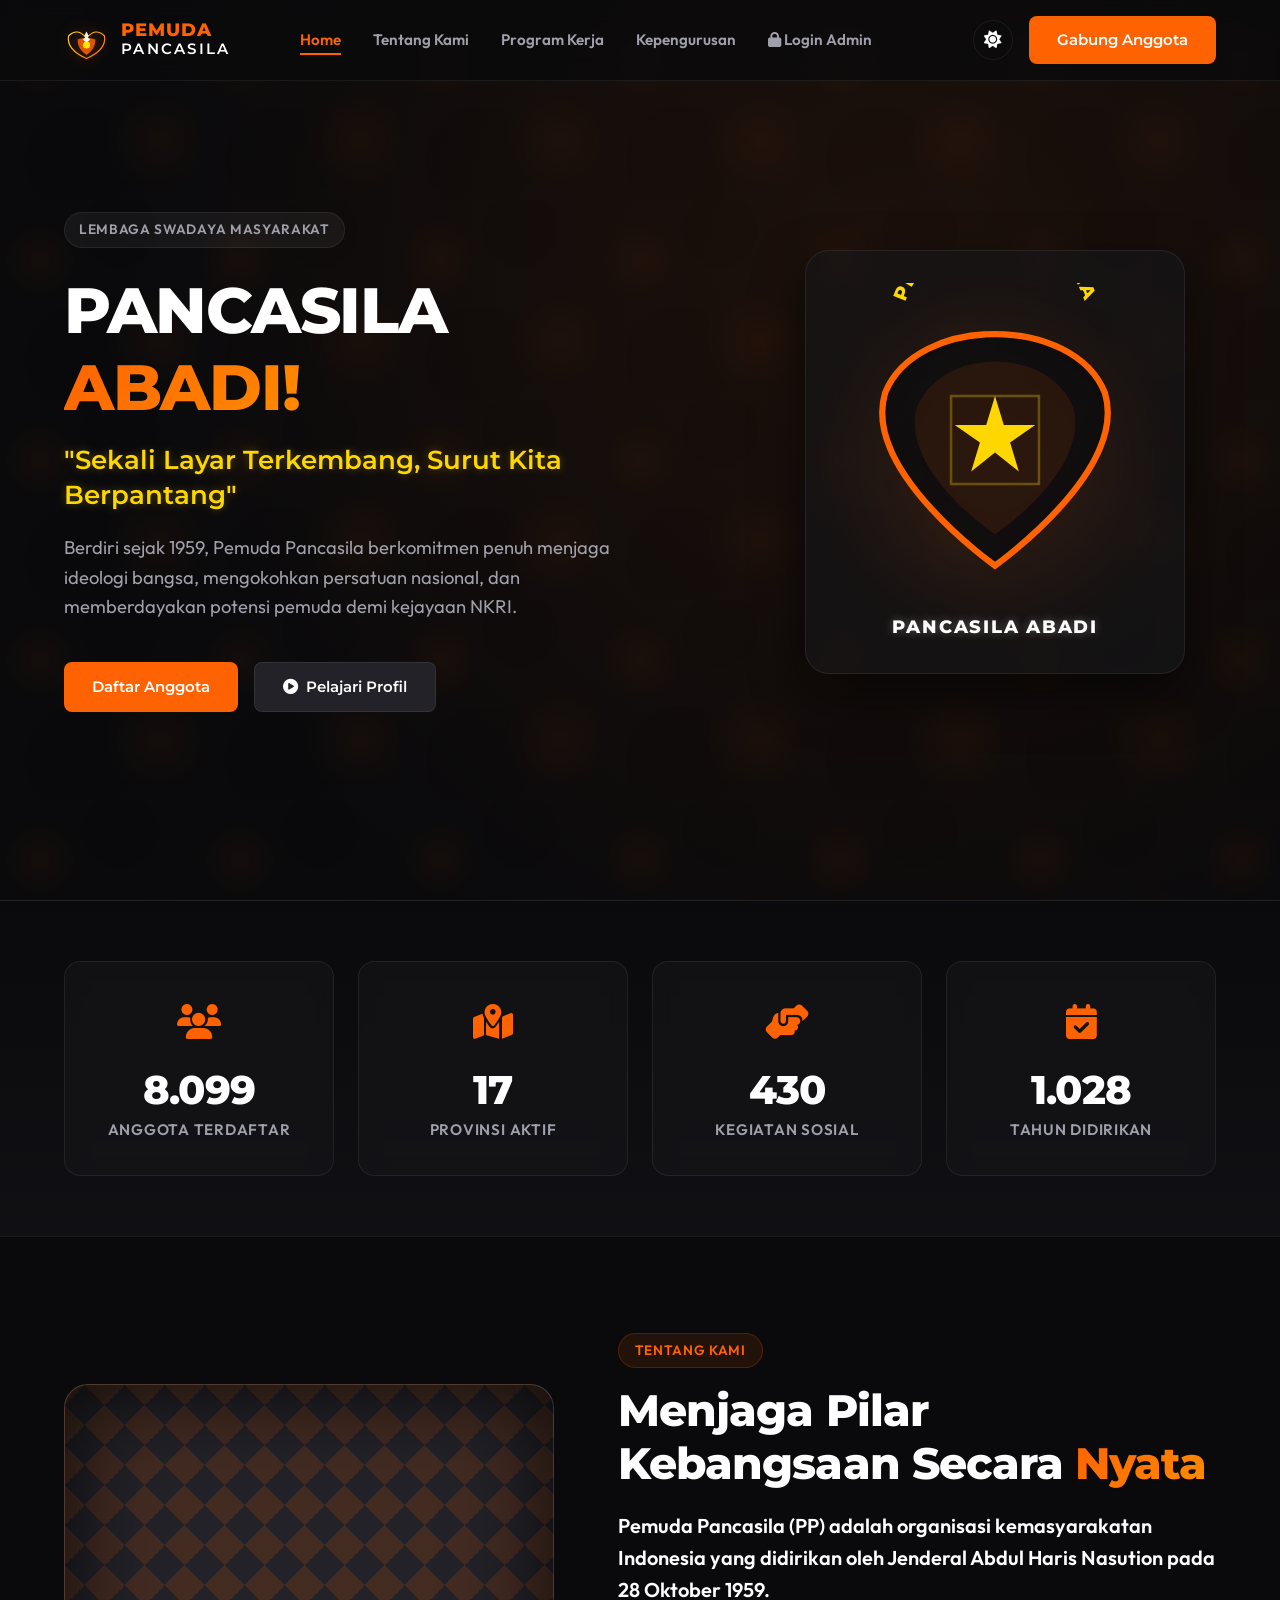
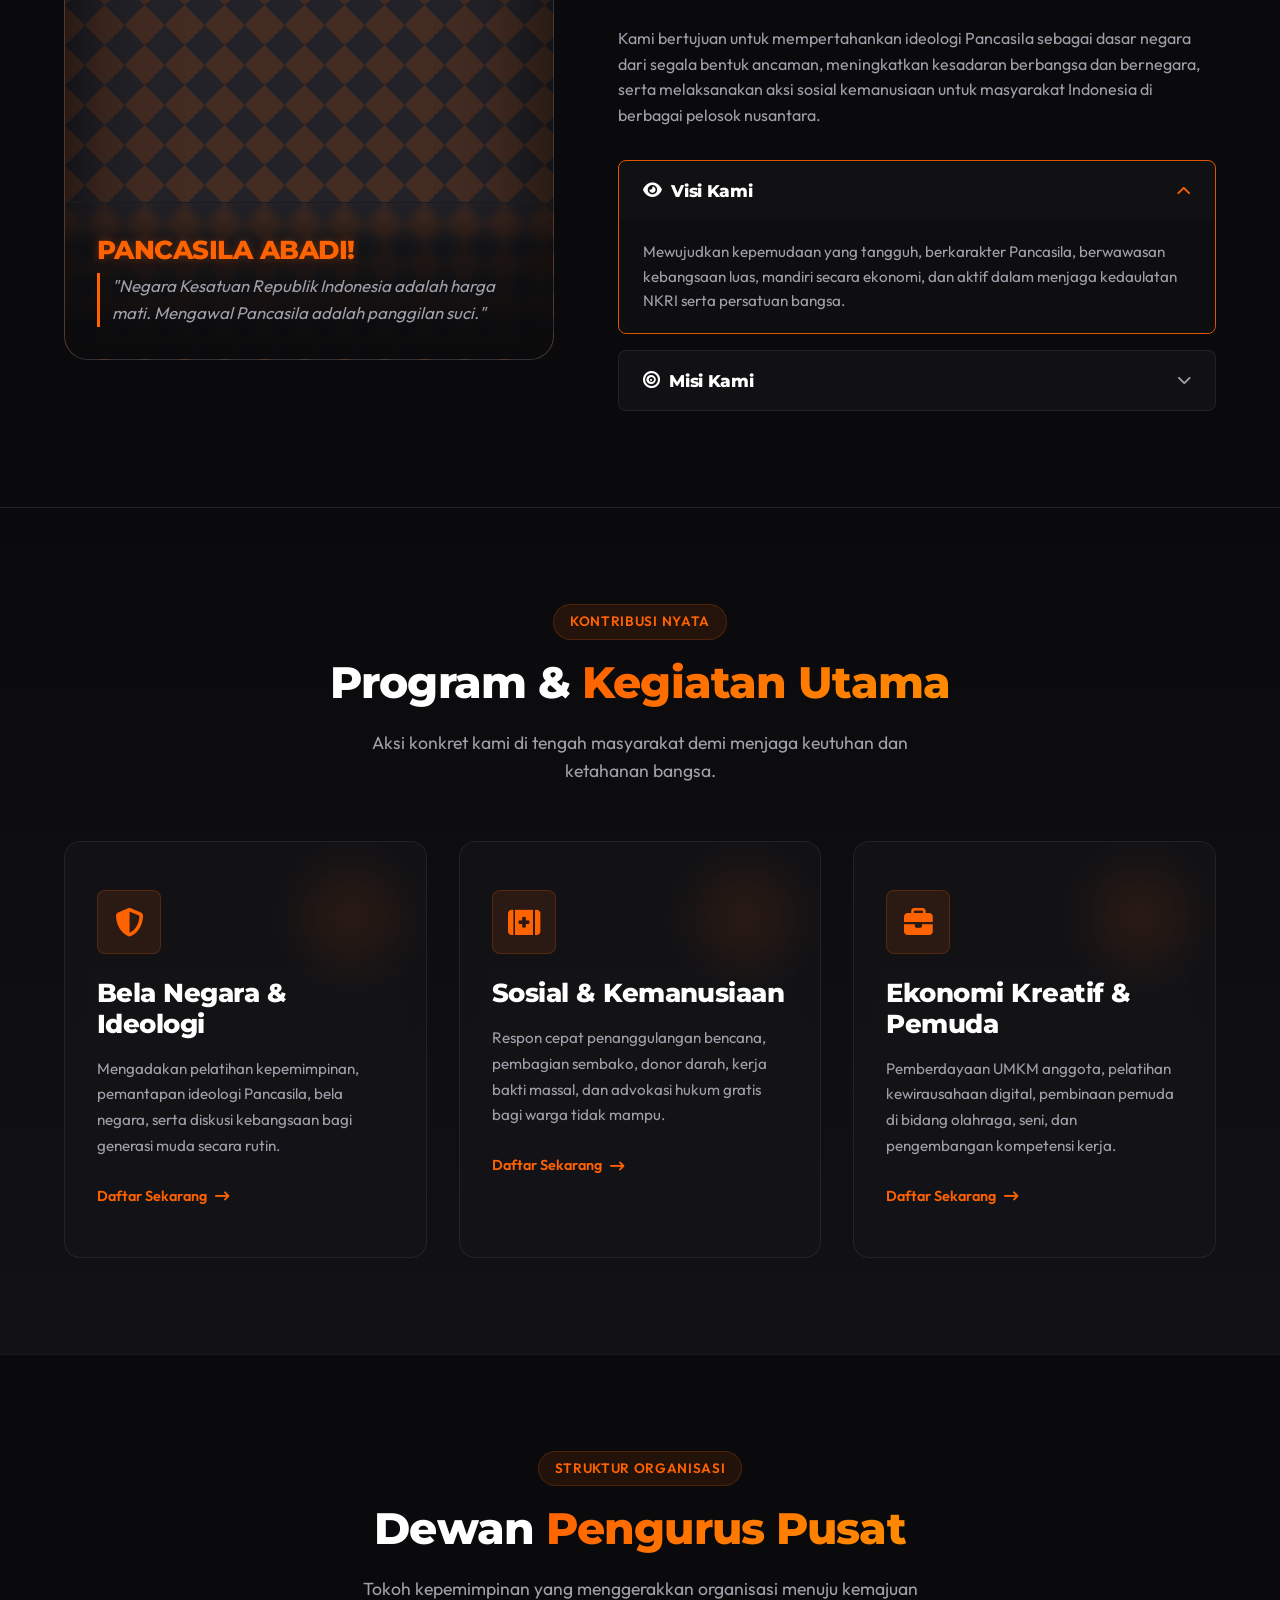
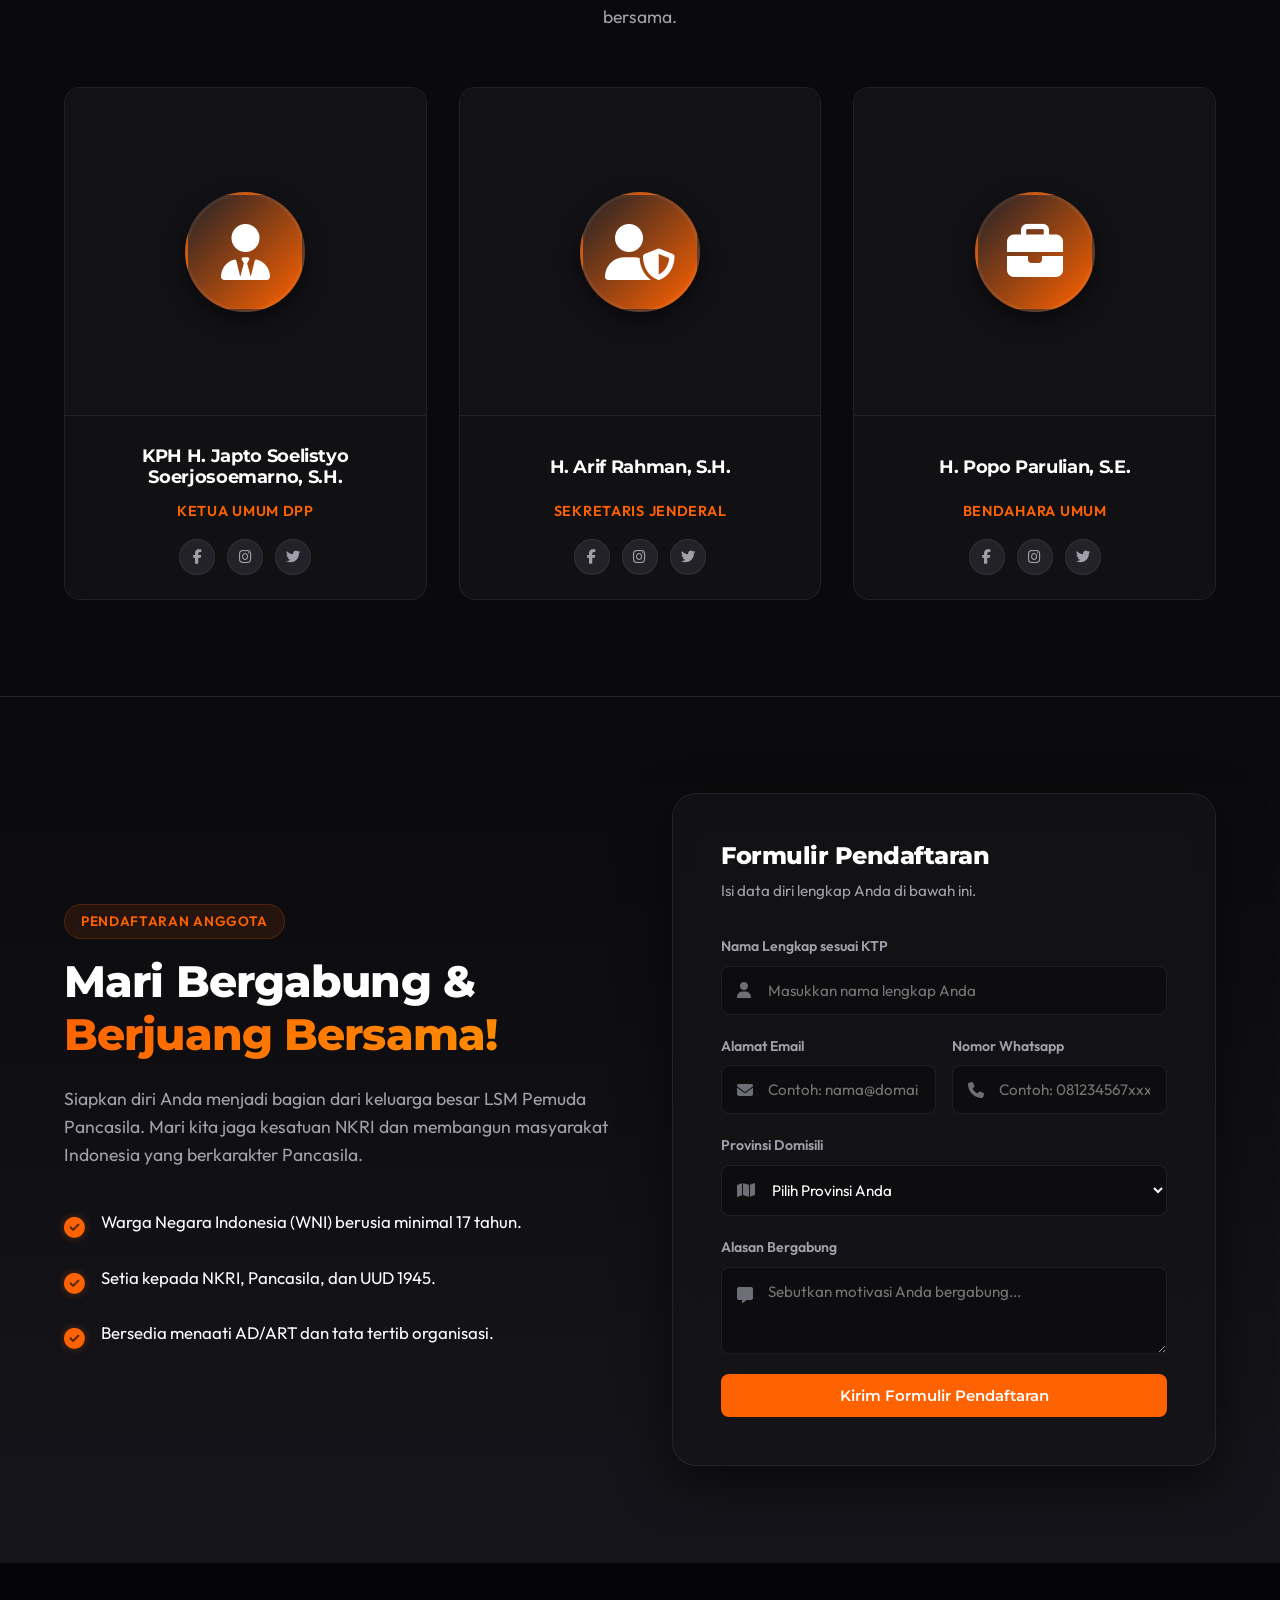
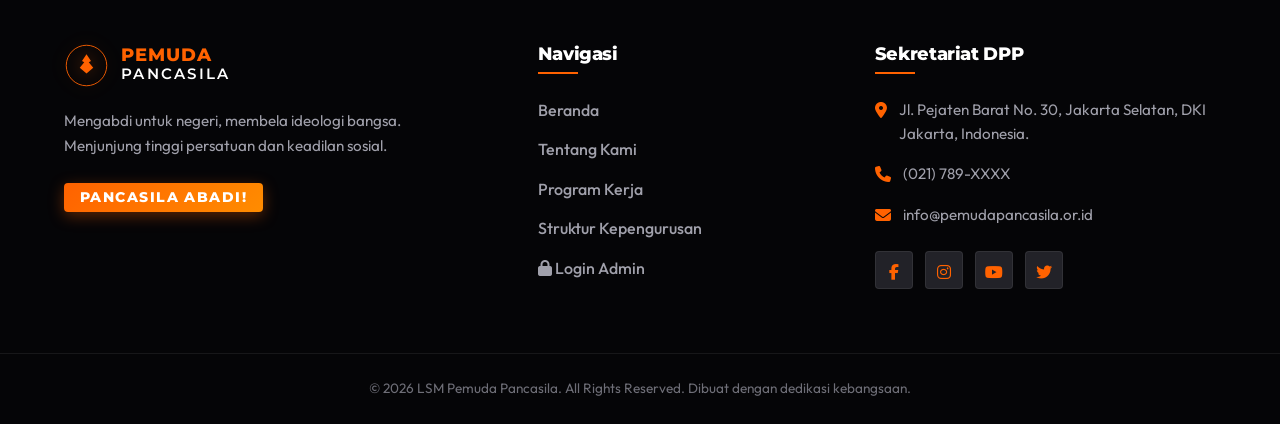
<file: index.html>
<!DOCTYPE html>
<html lang="id">
<head>
    <meta charset="UTF-8">
    <meta name="viewport" content="width=device-width, initial-scale=1.0">
    <title>LSM Pemuda Pancasila - Pancasila Abadi</title>
    <meta name="description" content="Website Resmi Profil LSM Pemuda Pancasila. Menjaga persatuan bangsa, membela Pancasila, dan memberdayakan pemuda Indonesia. Sekali Layar Terkembang, Surut Kita Berpantang!">
    
    <!-- Google Fonts: Outfit & Montserrat -->
    <link rel="preconnect" href="https://fonts.googleapis.com">
    <link rel="preconnect" href="https://fonts.gstatic.com" crossorigin>
    <link href="https://fonts.googleapis.com/css2?family=Montserrat:wght@400;600;800&family=Outfit:wght@300;400;600;800&display=swap" rel="stylesheet">
    
    <!-- Font Awesome for Icons -->
    <link rel="stylesheet" href="https://cdnjs.cloudflare.com/ajax/libs/font-awesome/6.4.0/css/all.min.css">
    
    <!-- Custom CSS -->
    <link rel="stylesheet" href="style.css">
</head>
<body>

    <!-- Header / Navigation -->
    <header id="header">
        <div class="container navbar">
            <a href="#" class="logo-container">
                <svg class="logo-svg" viewBox="0 0 100 100" width="45" height="45">
                    <defs>
                        <linearGradient id="gold-grad" x1="0%" y1="0%" x2="100%" y2="100%">
                            <stop offset="0%" stop-color="#ffe600" />
                            <stop offset="100%" stop-color="#ff6200" />
                        </linearGradient>
                    </defs>
                    <!-- Wings Outline -->
                    <path d="M10,40 Q30,20 50,45 Q70,20 90,40 Q95,70 50,90 Q5,70 10,40 Z" fill="none" stroke="url(#gold-grad)" stroke-width="2.5" />
                    <!-- Shield Inside -->
                    <path d="M30,48 Q50,40 70,48 Q70,70 50,82 Q30,70 30,48 Z" fill="#ff6200" opacity="0.85" />
                    <!-- Garuda Icon (Stylized silhouette) -->
                    <path d="M50,30 L45,40 L48,42 L42,48 L50,55 L58,48 L52,42 L55,40 Z" fill="#ffffff" />
                    <circle cx="50" cy="60" r="8" fill="#ffe600" />
                </svg>
                <div class="logo-text">
                    <span class="logo-title">PEMUDA</span>
                    <span class="logo-subtitle">PANCASILA</span>
                </div>
            </a>
            
            <nav class="nav-menu" id="navMenu">
                <ul>
                    <li><a href="#hero" class="nav-link active">Home</a></li>
                    <li><a href="#about" class="nav-link">Tentang Kami</a></li>
                    <li><a href="#programs" class="nav-link">Program Kerja</a></li>
                    <li><a href="#kepengurusan" class="nav-link">Kepengurusan</a></li>
                    <li><a href="login.html" class="nav-link"><i class="fa-solid fa-lock"></i> Login Admin</a></li>
                    <li><a href="#daftar" class="nav-link cta-mobile">Daftar Anggota</a></li>
                </ul>
            </nav>

            <div class="navbar-actions">
                <button id="themeToggle" class="theme-toggle" aria-label="Ubah Tema">
                    <i class="fa-solid fa-sun"></i>
                </button>
                <a href="#daftar" class="btn btn-primary btn-nav">Gabung Anggota</a>
                <button class="hamburger" id="hamburger" aria-label="Menu Navigasi">
                    <span class="bar"></span>
                    <span class="bar"></span>
                    <span class="bar"></span>
                </button>
            </div>
        </div>
    </header>

    <main>
        <!-- Hero Section -->
        <section id="hero" class="hero-section">
            <div class="hero-bg-overlay"></div>
            <div class="hero-camo-pattern"></div>
            <div class="container hero-content">
                <div class="hero-text animate-fade-in">
                    <span class="badge">Lembaga Swadaya Masyarakat</span>
                    <h1>PANCASILA<br><span class="highlight-text">ABADI!</span></h1>
                    <p class="slogan-text">"Sekali Layar Terkembang, Surut Kita Berpantang"</p>
                    <p class="description">
                        Berdiri sejak 1959, Pemuda Pancasila berkomitmen penuh menjaga ideologi bangsa, mengokohkan persatuan nasional, dan memberdayakan potensi pemuda demi kejayaan NKRI.
                    </p>
                    <div class="hero-buttons">
                        <a href="#daftar" class="btn btn-primary btn-glow">Daftar Anggota</a>
                        <a href="#about" class="btn btn-secondary"><i class="fa-solid fa-circle-play"></i> Pelajari Profil</a>
                    </div>
                </div>
                <div class="hero-visual animate-slide-in">
                    <div class="shield-glowing-card">
                        <div class="shield-glow-effect"></div>
                        <svg viewBox="0 0 200 200" width="100%" height="100%">
                            <!-- Stylized Big Eagle Shield -->
                            <path d="M30,70 C50,20 150,20 170,70 C185,120 100,180 100,180 C100,180 15,120 30,70 Z" fill="rgba(12, 12, 14, 0.8)" stroke="#ff6200" stroke-width="4" />
                            <path d="M50,80 C65,40 135,40 150,80 C160,120 100,160 100,160 C100,160 40,120 50,80 Z" fill="#ff6200" opacity="0.1" />
                            <!-- Pancasila Shield Inner Details -->
                            <g transform="translate(60, 60) scale(0.8)">
                                <!-- Center Star -->
                                <polygon points="50,15 57,38 82,38 62,52 69,75 50,60 31,75 38,52 18,38 43,38" fill="#ffd700" />
                                <!-- Mini shield outlines -->
                                <path d="M15,15 L15,85 L85,85 L85,15 Z" fill="none" stroke="#ffd700" stroke-width="2" opacity="0.3" />
                            </g>
                            <!-- Text Outline -->
                            <path id="curve" d="M 40,30 A 60,60 0 0,1 160,30" fill="none" />
                            <text width="200" fill="#ffd700" font-family="'Montserrat', sans-serif" font-weight="800" font-size="12" letter-spacing="1">
                                <textPath href="#curve" startOffset="50%" text-anchor="middle">PEMUDA PANCASILA</textPath>
                            </text>
                        </svg>
                        <div class="logo-subtext">PANCASILA ABADI</div>
                    </div>
                </div>
            </div>
        </section>

        <!-- Stats Section -->
        <section class="stats-section">
            <div class="container">
                <div class="stats-grid">
                    <div class="stat-card reveal">
                        <div class="stat-icon"><i class="fa-solid fa-users"></i></div>
                        <h3 class="stat-number" data-target="15000">0</h3>
                        <p class="stat-label">Anggota Terdaftar</p>
                    </div>
                    <div class="stat-card reveal">
                        <div class="stat-icon"><i class="fa-solid fa-map-location-dot"></i></div>
                        <h3 class="stat-number" data-target="34">0</h3>
                        <p class="stat-label">Provinsi Aktif</p>
                    </div>
                    <div class="stat-card reveal">
                        <div class="stat-icon"><i class="fa-solid fa-handshake-angle"></i></div>
                        <h3 class="stat-number" data-target="820">0</h3>
                        <p class="stat-label">Kegiatan Sosial</p>
                    </div>
                    <div class="stat-card reveal">
                        <div class="stat-icon"><i class="fa-solid fa-calendar-check"></i></div>
                        <h3 class="stat-number" data-target="1959">0</h3>
                        <p class="stat-label">Tahun Didirikan</p>
                    </div>
                </div>
            </div>
        </section>

        <!-- About Section -->
        <section id="about" class="about-section">
            <div class="container">
                <div class="about-grid">
                    <div class="about-image-side reveal">
                        <div class="about-frame">
                            <div class="camo-overlay-card">
                                <h3>PANCASILA ABADI!</h3>
                                <p class="quote">"Negara Kesatuan Republik Indonesia adalah harga mati. Mengawal Pancasila adalah panggilan suci."</p>
                            </div>
                        </div>
                    </div>
                    <div class="about-text-side reveal">
                        <span class="section-tag">Tentang Kami</span>
                        <h2>Menjaga Pilar Kebangsaan Secara <span class="highlight-text">Nyata</span></h2>
                        <p class="lead-text">
                            Pemuda Pancasila (PP) adalah organisasi kemasyarakatan Indonesia yang didirikan oleh Jenderal Abdul Haris Nasution pada 28 Oktober 1959. 
                        </p>
                        <p class="text-content">
                            Kami bertujuan untuk mempertahankan ideologi Pancasila sebagai dasar negara dari segala bentuk ancaman, meningkatkan kesadaran berbangsa dan bernegara, serta melaksanakan aksi sosial kemanusiaan untuk masyarakat Indonesia di berbagai pelosok nusantara.
                        </p>
                        
                        <div class="about-accordion">
                            <div class="accordion-item active">
                                <div class="accordion-header">
                                    <h4><i class="fa-solid fa-eye text-primary"></i> Visi Kami</h4>
                                    <span class="accordion-icon"><i class="fa-solid fa-chevron-down"></i></span>
                                </div>
                                <div class="accordion-content">
                                    <p>Mewujudkan kepemudaan yang tangguh, berkarakter Pancasila, berwawasan kebangsaan luas, mandiri secara ekonomi, dan aktif dalam menjaga kedaulatan NKRI serta persatuan bangsa.</p>
                                </div>
                            </div>
                            
                            <div class="accordion-item">
                                <div class="accordion-header">
                                    <h4><i class="fa-solid fa-bullseye text-primary"></i> Misi Kami</h4>
                                    <span class="accordion-icon"><i class="fa-solid fa-chevron-down"></i></span>
                                </div>
                                <div class="accordion-content">
                                    <ul>
                                        <li>Mengawal dan mengamalkan nilai-nilai Pancasila dalam kehidupan bermasyarakat.</li>
                                        <li>Membentuk pemuda yang berintegritas, disiplin, dan cinta tanah air.</li>
                                        <li>Berpartisipasi aktif dalam kegiatan sosial, kemanusiaan, penanggulangan bencana, dan pemberdayaan masyarakat.</li>
                                    </ul>
                                </div>
                            </div>
                        </div>
                    </div>
                </div>
            </div>
        </section>

        <!-- Program Kerja Section -->
        <section id="programs" class="programs-section">
            <div class="container text-center">
                <span class="section-tag">Kontribusi Nyata</span>
                <h2>Program & <span class="highlight-text">Kegiatan Utama</span></h2>
                <p class="section-subtitle">Aksi konkret kami di tengah masyarakat demi menjaga keutuhan dan ketahanan bangsa.</p>
                
                <div class="programs-grid">
                    <div class="program-card reveal">
                        <div class="program-glow"></div>
                        <div class="program-icon"><i class="fa-solid fa-shield-halved"></i></div>
                        <h3>Bela Negara & Ideologi</h3>
                        <p>Mengadakan pelatihan kepemimpinan, pemantapan ideologi Pancasila, bela negara, serta diskusi kebangsaan bagi generasi muda secara rutin.</p>
                        <a href="#daftar" class="program-link">Daftar Sekarang <i class="fa-solid fa-arrow-right-long"></i></a>
                    </div>
                    
                    <div class="program-card reveal">
                        <div class="program-glow"></div>
                        <div class="program-icon"><i class="fa-solid fa-kit-medical"></i></div>
                        <h3>Sosial & Kemanusiaan</h3>
                        <p>Respon cepat penanggulangan bencana, pembagian sembako, donor darah, kerja bakti massal, dan advokasi hukum gratis bagi warga tidak mampu.</p>
                        <a href="#daftar" class="program-link">Daftar Sekarang <i class="fa-solid fa-arrow-right-long"></i></a>
                    </div>
                    
                    <div class="program-card reveal">
                        <div class="program-glow"></div>
                        <div class="program-icon"><i class="fa-solid fa-briefcase"></i></div>
                        <h3>Ekonomi Kreatif & Pemuda</h3>
                        <p>Pemberdayaan UMKM anggota, pelatihan kewirausahaan digital, pembinaan pemuda di bidang olahraga, seni, dan pengembangan kompetensi kerja.</p>
                        <a href="#daftar" class="program-link">Daftar Sekarang <i class="fa-solid fa-arrow-right-long"></i></a>
                    </div>
                </div>
            </div>
        </section>

        <!-- Kepengurusan Section -->
        <section id="kepengurusan" class="kepengurusan-section">
            <div class="container text-center">
                <span class="section-tag">Struktur Organisasi</span>
                <h2>Dewan <span class="highlight-text">Pengurus Pusat</span></h2>
                <p class="section-subtitle">Tokoh kepemimpinan yang menggerakkan organisasi menuju kemajuan bersama.</p>
                
                <div class="kepengurusan-grid">
                    <div class="team-card reveal">
                        <div class="team-image">
                            <div class="avatar-gradient">
                                <i class="fa-solid fa-user-tie"></i>
                            </div>
                        </div>
                        <div class="team-info">
                            <h4>KPH H. Japto Soelistyo Soerjosoemarno, S.H.</h4>
                            <p class="role">Ketua Umum DPP</p>
                            <div class="social-links">
                                <a href="#" aria-label="Facebook"><i class="fa-brands fa-facebook-f"></i></a>
                                <a href="#" aria-label="Instagram"><i class="fa-brands fa-instagram"></i></a>
                                <a href="#" aria-label="Twitter"><i class="fa-brands fa-twitter"></i></a>
                            </div>
                        </div>
                    </div>
                    
                    <div class="team-card reveal">
                        <div class="team-image">
                            <div class="avatar-gradient">
                                <i class="fa-solid fa-user-shield"></i>
                            </div>
                        </div>
                        <div class="team-info">
                            <h4>H. Arif Rahman, S.H.</h4>
                            <p class="role">Sekretaris Jenderal</p>
                            <div class="social-links">
                                <a href="#" aria-label="Facebook"><i class="fa-brands fa-facebook-f"></i></a>
                                <a href="#" aria-label="Instagram"><i class="fa-brands fa-instagram"></i></a>
                                <a href="#" aria-label="Twitter"><i class="fa-brands fa-twitter"></i></a>
                            </div>
                        </div>
                    </div>
                    
                    <div class="team-card reveal">
                        <div class="team-image">
                            <div class="avatar-gradient">
                                <i class="fa-solid fa-briefcase"></i>
                            </div>
                        </div>
                        <div class="team-info">
                            <h4>H. Popo Parulian, S.E.</h4>
                            <p class="role">Bendahara Umum</p>
                            <div class="social-links">
                                <a href="#" aria-label="Facebook"><i class="fa-brands fa-facebook-f"></i></a>
                                <a href="#" aria-label="Instagram"><i class="fa-brands fa-instagram"></i></a>
                                <a href="#" aria-label="Twitter"><i class="fa-brands fa-twitter"></i></a>
                            </div>
                        </div>
                    </div>
                </div>
            </div>
        </section>

        <!-- Formulir Pendaftaran Section -->
        <section id="daftar" class="daftar-section">
            <div class="container">
                <div class="daftar-wrapper">
                    <div class="daftar-info reveal">
                        <span class="section-tag text-orange">Pendaftaran Anggota</span>
                        <h2>Mari Bergabung & <span class="highlight-text">Berjuang Bersama!</span></h2>
                        <p>Siapkan diri Anda menjadi bagian dari keluarga besar LSM Pemuda Pancasila. Mari kita jaga kesatuan NKRI dan membangun masyarakat Indonesia yang berkarakter Pancasila.</p>
                        
                        <div class="syarat-list">
                            <div class="syarat-item">
                                <div class="syarat-icon"><i class="fa-solid fa-circle-check"></i></div>
                                <div class="syarat-text">Warga Negara Indonesia (WNI) berusia minimal 17 tahun.</div>
                            </div>
                            <div class="syarat-item">
                                <div class="syarat-icon"><i class="fa-solid fa-circle-check"></i></div>
                                <div class="syarat-text">Setia kepada NKRI, Pancasila, dan UUD 1945.</div>
                            </div>
                            <div class="syarat-item">
                                <div class="syarat-icon"><i class="fa-solid fa-circle-check"></i></div>
                                <div class="syarat-text">Bersedia menaati AD/ART dan tata tertib organisasi.</div>
                            </div>
                        </div>
                    </div>
                    
                    <div class="daftar-form-container reveal">
                        <div class="form-header">
                            <h3>Formulir Pendaftaran</h3>
                            <p>Isi data diri lengkap Anda di bawah ini.</p>
                        </div>
                        
                        <form id="membershipForm" class="membership-form">
                            <div class="form-group">
                                <label for="fullName">Nama Lengkap sesuai KTP</label>
                                <div class="input-wrapper">
                                    <i class="fa-solid fa-user"></i>
                                    <input type="text" id="fullName" name="fullName" placeholder="Masukkan nama lengkap Anda" required>
                                </div>
                            </div>
                            
                            <div class="form-row">
                                <div class="form-group">
                                    <label for="email">Alamat Email</label>
                                    <div class="input-wrapper">
                                        <i class="fa-solid fa-envelope"></i>
                                        <input type="email" id="email" name="email" placeholder="Contoh: nama@domain.com" required>
                                    </div>
                                </div>
                                <div class="form-group">
                                    <label for="phone">Nomor Whatsapp</label>
                                    <div class="input-wrapper">
                                        <i class="fa-solid fa-phone"></i>
                                        <input type="tel" id="phone" name="phone" placeholder="Contoh: 081234567xxx" required>
                                    </div>
                                </div>
                            </div>
                            
                            <div class="form-group">
                                <label for="provinsi">Provinsi Domisili</label>
                                <div class="input-wrapper">
                                    <i class="fa-solid fa-map"></i>
                                    <select id="provinsi" name="provinsi" required>
                                        <option value="" disabled selected>Pilih Provinsi Anda</option>
                                        <option value="DKI Jakarta">DKI Jakarta</option>
                                        <option value="Jawa Barat">Jawa Barat</option>
                                        <option value="Jawa Tengah">Jawa Tengah</option>
                                        <option value="Jawa Timur">Jawa Timur</option>
                                        <option value="Banten">Banten</option>
                                        <option value="Sumatera Utara">Sumatera Utara</option>
                                        <option value="Sulawesi Selatan">Sulawesi Selatan</option>
                                        <option value="Kalimantan Timur">Kalimantan Timur</option>
                                        <option value="Lainnya">Provinsi Lainnya</option>
                                    </select>
                                </div>
                            </div>
                            
                            <div class="form-group">
                                <label for="reason">Alasan Bergabung</label>
                                <div class="input-wrapper align-start">
                                    <i class="fa-solid fa-message mt-1"></i>
                                    <textarea id="reason" name="reason" rows="3" placeholder="Sebutkan motivasi Anda bergabung..." required></textarea>
                                </div>
                            </div>
                            
                            <button type="submit" class="btn btn-primary btn-block btn-glow">Kirim Formulir Pendaftaran</button>
                        </form>
                        
                        <!-- Toast / Success Message -->
                        <div id="formSuccessMessage" class="form-success-card">
                            <div class="success-icon"><i class="fa-solid fa-circle-check"></i></div>
                            <h3>Pendaftaran Berhasil!</h3>
                            <p>Terima kasih telah mendaftar. Tim administrasi kami akan segera menghubungi Anda melalui WhatsApp untuk proses verifikasi KTA.</p>
                            <button id="resetFormBtn" class="btn btn-secondary btn-sm">Daftar Kembali</button>
                        </div>
                    </div>
                </div>
            </div>
        </section>
    </main>

    <!-- Footer -->
    <footer class="main-footer">
        <div class="container footer-grid">
            <div class="footer-info-brand">
                <a href="#" class="logo-container">
                    <svg class="logo-svg" viewBox="0 0 100 100" width="45" height="45">
                        <circle cx="50" cy="50" r="45" fill="none" stroke="#ff6200" stroke-width="2" />
                        <path d="M50,25 L40,40 L45,43 L35,55 L50,68 L65,55 L55,43 L60,40 Z" fill="#ff6200" />
                    </svg>
                    <div class="logo-text">
                        <span class="logo-title text-orange">PEMUDA</span>
                        <span class="logo-subtitle text-white">PANCASILA</span>
                    </div>
                </a>
                <p class="footer-desc">Mengabdi untuk negeri, membela ideologi bangsa. Menjunjung tinggi persatuan dan keadilan sosial.</p>
                <h4 class="slogan-badge">PANCASILA ABADI!</h4>
            </div>
            
            <div class="footer-links">
                <h4>Navigasi</h4>
                <ul>
                    <li><a href="#hero">Beranda</a></li>
                    <li><a href="#about">Tentang Kami</a></li>
                    <li><a href="#programs">Program Kerja</a></li>
                    <li><a href="#kepengurusan">Struktur Kepengurusan</a></li>
                    <li><a href="login.html"><i class="fa-solid fa-lock"></i> Login Admin</a></li>
                </ul>
            </div>
            
            <div class="footer-contact">
                <h4>Sekretariat DPP</h4>
                <p><i class="fa-solid fa-location-dot"></i> Jl. Pejaten Barat No. 30, Jakarta Selatan, DKI Jakarta, Indonesia.</p>
                <p><i class="fa-solid fa-phone"></i> (021) 789-XXXX</p>
                <p><i class="fa-solid fa-envelope"></i> info@pemudapancasila.or.id</p>
                <div class="footer-socials">
                    <a href="#" aria-label="Facebook"><i class="fa-brands fa-facebook-f"></i></a>
                    <a href="#" aria-label="Instagram"><i class="fa-brands fa-instagram"></i></a>
                    <a href="#" aria-label="Youtube"><i class="fa-brands fa-youtube"></i></a>
                    <a href="#" aria-label="Twitter"><i class="fa-brands fa-twitter"></i></a>
                </div>
            </div>
        </div>
        <div class="footer-bottom">
            <div class="container text-center">
                <p>&copy; 2026 LSM Pemuda Pancasila. All Rights Reserved. Dibuat dengan dedikasi kebangsaan.</p>
            </div>
        </div>
    </footer>

    <!-- Custom JS -->
    <script src="app.js"></script>
</body>
</html>
</file>
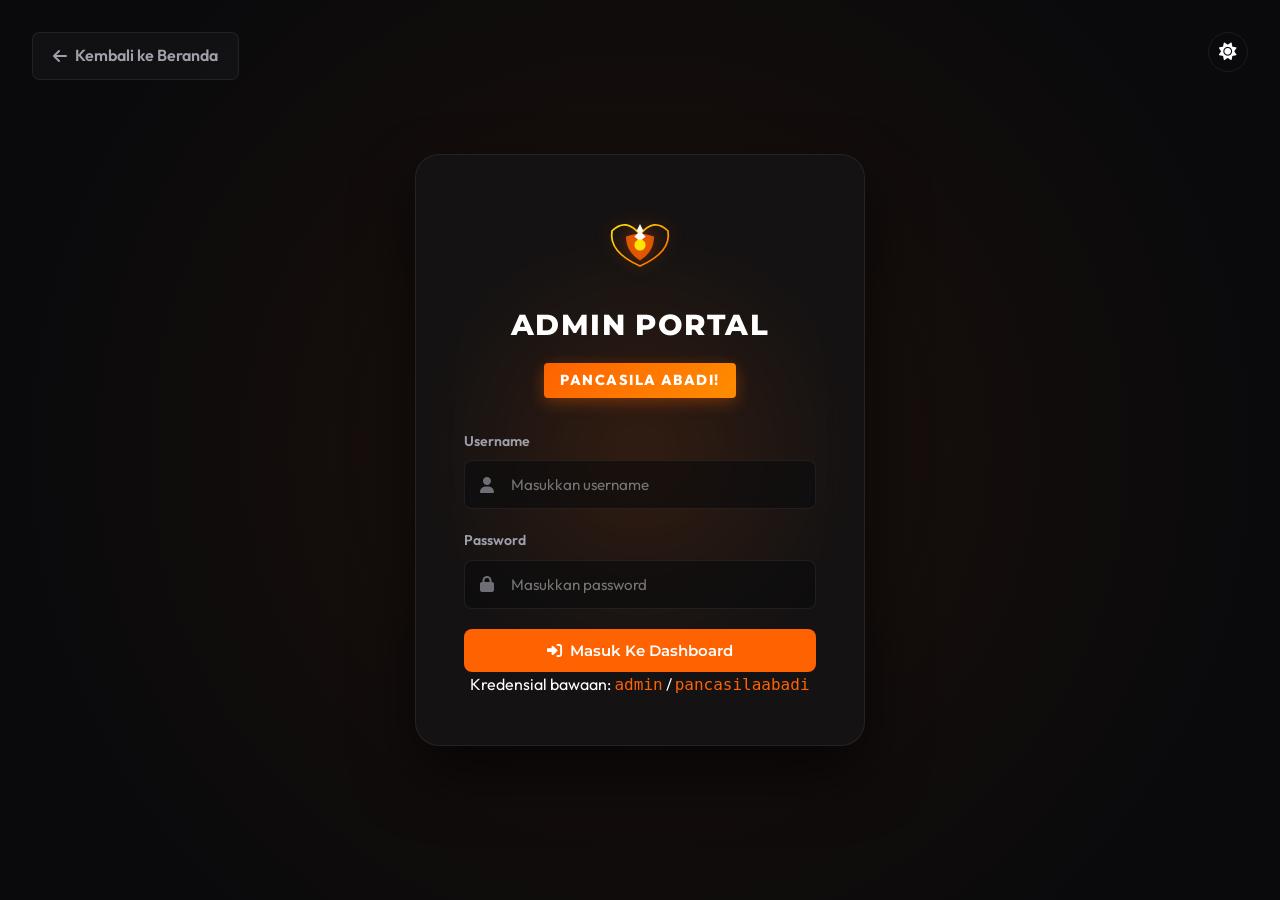
<file: dashboard.html>
<!DOCTYPE html>
<html lang="id">
<head>
    <meta charset="UTF-8">
    <meta name="viewport" content="width=device-width, initial-scale=1.0">
    <title>Dashboard Admin - Pemuda Pancasila</title>
    
    <!-- Redirection Guard (Prior to DOM Render) -->
    <script>
        if (sessionStorage.getItem('admin_logged_in') !== 'true') {
            window.location.replace('login.html');
        }
    </script>

    <!-- Google Fonts -->
    <link rel="preconnect" href="https://fonts.googleapis.com">
    <link rel="preconnect" href="https://fonts.gstatic.com" crossorigin>
    <link href="https://fonts.googleapis.com/css2?family=Montserrat:wght@400;600;800&family=Outfit:wght@300;400;600;800&display=swap" rel="stylesheet">
    
    <!-- Font Awesome -->
    <link rel="stylesheet" href="https://cdnjs.cloudflare.com/ajax/libs/font-awesome/6.4.0/css/all.min.css">
    
    <!-- Custom CSS -->
    <link rel="stylesheet" href="style.css">
</head>
<body class="dashboard-body">

    <div class="dashboard-layout">
        <!-- Sidebar Navigation -->
        <aside class="dashboard-sidebar">
            <div class="sidebar-brand">
                <svg class="logo-svg" viewBox="0 0 100 100" width="45" height="45">
                    <defs>
                        <linearGradient id="gold-grad" x1="0%" y1="0%" x2="100%" y2="100%">
                            <stop offset="0%" stop-color="#ffe600" />
                            <stop offset="100%" stop-color="#ff6200" />
                        </linearGradient>
                    </defs>
                    <path d="M10,40 Q30,20 50,45 Q70,20 90,40 Q95,70 50,90 Q5,70 10,40 Z" fill="none" stroke="url(#gold-grad)" stroke-width="2" />
                    <path d="M30,48 Q50,40 70,48 Q70,70 50,82 Q30,70 30,48 Z" fill="#ff6200" opacity="0.85" />
                    <circle cx="50" cy="60" r="7" fill="#ffe600" />
                </svg>
                <div class="brand-text">
                    <span class="brand-title">PP ADMIN</span>
                    <span class="brand-subtitle text-orange">Pancasila Abadi!</span>
                </div>
            </div>
            
            <nav class="sidebar-menu">
                <ul>
                    <li class="menu-item active" data-tab="overview">
                        <a href="#"><i class="fa-solid fa-chart-pie"></i> Overview</a>
                    </li>
                    <li class="menu-item" data-tab="members">
                        <a href="#"><i class="fa-solid fa-users-gear"></i> Pendaftar Anggota</a>
                    </li>
                    <li class="menu-item" data-tab="settings">
                        <a href="#"><i class="fa-solid fa-sliders"></i> Pengaturan</a>
                    </li>
                </ul>
            </nav>

            <div class="sidebar-footer">
                <button id="logoutBtn" class="btn btn-secondary btn-block logout-btn">
                    <i class="fa-solid fa-right-from-bracket"></i> Keluar (Logout)
                </button>
            </div>
        </aside>

        <!-- Main Content Area -->
        <main class="dashboard-content">
            <!-- Header bar -->
            <header class="dashboard-header">
                <div class="header-welcome">
                    <h2>Selamat Datang, <span class="highlight-text">Administrator</span></h2>
                    <p class="text-muted">Kelola pendaftaran anggota dan statistik LSM Pemuda Pancasila</p>
                </div>
                
                <div class="header-actions">
                    <button id="themeToggle" class="theme-toggle" aria-label="Ubah Tema">
                        <i class="fa-solid fa-sun"></i>
                    </button>
                    <div class="admin-profile">
                        <div class="profile-avatar"><i class="fa-solid fa-user-gear"></i></div>
                        <span class="profile-name">Super Admin</span>
                    </div>
                </div>
            </header>

            <!-- Dashboard Inner Content -->
            <div class="dashboard-view active-view" id="view-overview">
                <!-- Grid Metrik Statistik -->
                <div class="metrics-grid">
                    <div class="metric-card">
                        <div class="metric-icon bg-orange-glow"><i class="fa-solid fa-users"></i></div>
                        <div class="metric-info">
                            <h3 id="statTotal">0</h3>
                            <p>Total Pendaftar</p>
                        </div>
                    </div>
                    
                    <div class="metric-card">
                        <div class="metric-icon bg-green-glow"><i class="fa-solid fa-circle-check"></i></div>
                        <div class="metric-info">
                            <h3 id="statApproved">0</h3>
                            <p>Disetujui</p>
                        </div>
                    </div>
                    
                    <div class="metric-card">
                        <div class="metric-icon bg-yellow-glow"><i class="fa-solid fa-spinner fa-pulse"></i></div>
                        <div class="metric-info">
                            <h3 id="statPending">0</h3>
                            <p>Menunggu (Pending)</p>
                        </div>
                    </div>
                    
                    <div class="metric-card">
                        <div class="metric-icon bg-red-glow"><i class="fa-solid fa-circle-xmark"></i></div>
                        <div class="metric-info">
                            <h3 id="statRejected">0</h3>
                            <p>Ditolak</p>
                        </div>
                    </div>
                </div>

                <!-- Section Tabel Data -->
                <div class="dashboard-table-card">
                    <div class="table-card-header">
                        <h3>Daftar Pendaftar Anggota Baru</h3>
                        <div class="table-filters">
                            <div class="search-box">
                                <i class="fa-solid fa-magnifying-glass"></i>
                                <input type="text" id="searchMember" placeholder="Cari nama anggota...">
                            </div>
                            <select id="filterProvinsi">
                                <option value="">Semua Provinsi</option>
                                <option value="DKI Jakarta">DKI Jakarta</option>
                                <option value="Jawa Barat">Jawa Barat</option>
                                <option value="Jawa Tengah">Jawa Tengah</option>
                                <option value="Jawa Timur">Jawa Timur</option>
                                <option value="Banten">Banten</option>
                                <option value="Sumatera Utara">Sumatera Utara</option>
                                <option value="Sulawesi Selatan">Sulawesi Selatan</option>
                                <option value="Kalimantan Timur">Kalimantan Timur</option>
                                <option value="Lainnya">Lainnya</option>
                            </select>
                        </div>
                    </div>

                    <div class="table-container">
                        <table class="member-table">
                            <thead>
                                <tr>
                                    <th>ID Anggota</th>
                                    <th>Nama Lengkap</th>
                                    <th>Email</th>
                                    <th>No. WA</th>
                                    <th>Provinsi</th>
                                    <th>Tanggal Daftar</th>
                                    <th>Alasan Bergabung</th>
                                    <th>Status</th>
                                    <th>Aksi Keputusan</th>
                                </tr>
                            </thead>
                            <tbody id="memberTableBody">
                                <!-- Data rendered dynamically by dashboard.js -->
                            </tbody>
                        </table>
                    </div>
                </div>
            </div>

            <!-- Dashboard View: Members (Same table view but dedicated) -->
            <div class="dashboard-view" id="view-members">
                <div class="dashboard-table-card">
                    <div class="table-card-header">
                        <h3>Manajemen Data Anggota</h3>
                    </div>
                    <div class="p-4">
                        <p class="text-gray mb-3">Untuk menyaring data secara detail, gunakan fitur pencarian dan penyaringan di halaman **Overview** utama.</p>
                        <button class="btn btn-primary btn-goto-overview">Kembali ke Overview Utama</button>
                    </div>
                </div>
            </div>

            <!-- Dashboard View: Settings -->
            <div class="dashboard-view" id="view-settings">
                <div class="dashboard-table-card p-5">
                    <h3>Pengaturan Portal Admin</h3>
                    <p class="text-gray mt-2 mb-4">Pengaturan konfigurasi website LSM Pemuda Pancasila.</p>
                    
                    <div class="settings-form-wrapper" style="max-width: 500px;">
                        <div class="form-group mb-3">
                            <label>Nama LSM Portal</label>
                            <div class="input-wrapper">
                                <i class="fa-solid fa-globe"></i>
                                <input type="text" value="LSM Pemuda Pancasila" disabled>
                            </div>
                        </div>
                        <div class="form-group mb-3">
                            <label>Versi Dashboard</label>
                            <div class="input-wrapper">
                                <i class="fa-solid fa-code-branch"></i>
                                <input type="text" value="v1.2.0 (Stable)" disabled>
                            </div>
                        </div>
                        <div class="form-group mb-4">
                            <label>Sistem Database</label>
                            <div class="input-wrapper">
                                <i class="fa-solid fa-database"></i>
                                <input type="text" value="Browser LocalStorage (Statis terintegrasi)" disabled>
                            </div>
                        </div>
                        <button class="btn btn-primary" onclick="alert('Pengaturan berhasil disimpan secara lokal!')">Simpan Pengaturan</button>
                    </div>
                </div>
            </div>

        </main>
    </div>

    <!-- Dashboard Core JS -->
    <script src="dashboard.js"></script>
</body>
</html>
</file>
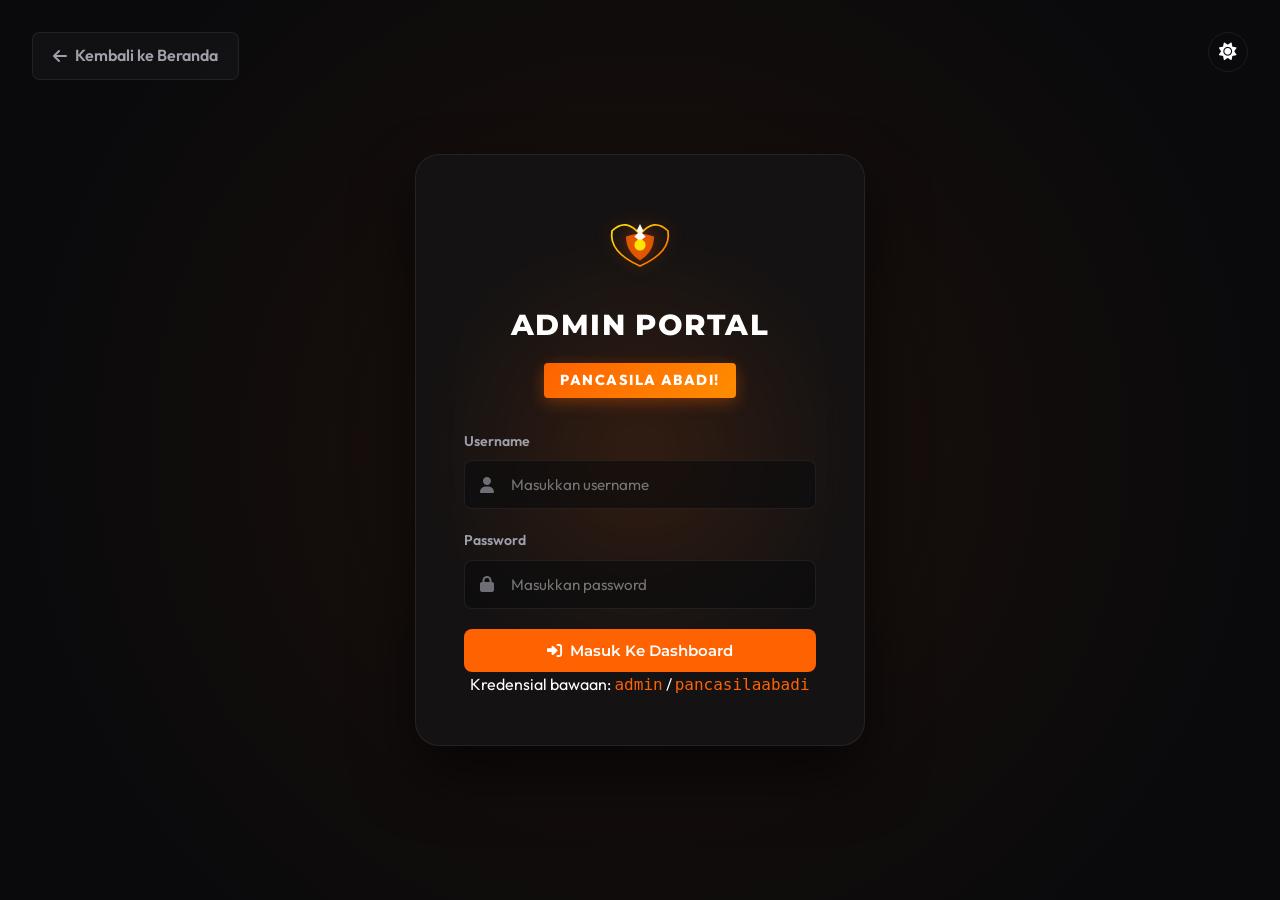
<file: login.html>
<!DOCTYPE html>
<html lang="id">
<head>
    <meta charset="UTF-8">
    <meta name="viewport" content="width=device-width, initial-scale=1.0">
    <title>Login Admin - Pemuda Pancasila</title>
    
    <!-- Google Fonts -->
    <link rel="preconnect" href="https://fonts.googleapis.com">
    <link rel="preconnect" href="https://fonts.gstatic.com" crossorigin>
    <link href="https://fonts.googleapis.com/css2?family=Montserrat:wght@400;600;800&family=Outfit:wght@300;400;600;800&display=swap" rel="stylesheet">
    
    <!-- Font Awesome -->
    <link rel="stylesheet" href="https://cdnjs.cloudflare.com/ajax/libs/font-awesome/6.4.0/css/all.min.css">
    
    <!-- Custom CSS -->
    <link rel="stylesheet" href="style.css">
</head>
<body class="login-body">
    <!-- Back to Home Button -->
    <a href="index.html" class="back-home-btn">
        <i class="fa-solid fa-arrow-left"></i> Kembali ke Beranda
    </a>

    <!-- Theme Toggle -->
    <div class="login-theme-wrapper">
        <button id="themeToggle" class="theme-toggle" aria-label="Ubah Tema">
            <i class="fa-solid fa-sun"></i>
        </button>
    </div>

    <div class="login-container-card">
        <div class="login-card-glow"></div>
        <div class="login-header text-center">
            <svg class="logo-svg mb-3" viewBox="0 0 100 100" width="70" height="70">
                <defs>
                    <linearGradient id="gold-grad" x1="0%" y1="0%" x2="100%" y2="100%">
                        <stop offset="0%" stop-color="#ffe600" />
                        <stop offset="100%" stop-color="#ff6200" />
                    </linearGradient>
                </defs>
                <path d="M10,40 Q30,20 50,45 Q70,20 90,40 Q95,70 50,90 Q5,70 10,40 Z" fill="none" stroke="url(#gold-grad)" stroke-width="2.5" />
                <path d="M30,48 Q50,40 70,48 Q70,70 50,82 Q30,70 30,48 Z" fill="#ff6200" opacity="0.85" />
                <path d="M50,30 L45,40 L48,42 L42,48 L50,55 L58,48 L52,42 L55,40 Z" fill="#ffffff" />
                <circle cx="50" cy="60" r="8" fill="#ffe600" />
            </svg>
            <h2>ADMIN PORTAL</h2>
            <p class="slogan-badge mt-2">PANCASILA ABADI!</p>
        </div>

        <form id="loginForm" class="login-form">
            <!-- Alert Error -->
            <div id="loginErrorAlert" class="login-error-alert" style="display: none;">
                <i class="fa-solid fa-circle-exclamation"></i>
                <span id="errorMessage">Username atau password salah!</span>
            </div>

            <div class="form-group">
                <label for="username">Username</label>
                <div class="input-wrapper">
                    <i class="fa-solid fa-user"></i>
                    <input type="text" id="username" name="username" placeholder="Masukkan username" required autocomplete="off">
                </div>
            </div>

            <div class="form-group">
                <label for="password">Password</label>
                <div class="input-wrapper">
                    <i class="fa-solid fa-lock"></i>
                    <input type="password" id="password" name="password" placeholder="Masukkan password" required autocomplete="off">
                </div>
            </div>

            <button type="submit" class="btn btn-primary btn-block btn-glow mt-2">
                <i class="fa-solid fa-right-to-bracket"></i> Masuk Ke Dashboard
            </button>
        </form>

        <div class="login-footer text-center mt-4">
            <p class="text-muted">Kredensial bawaan: <code class="text-orange">admin</code> / <code class="text-orange">pancasilaabadi</code></p>
        </div>
    </div>

    <!-- Login JS Logic -->
    <script>
        document.addEventListener('DOMContentLoaded', () => {
            // Check if already logged in
            if (sessionStorage.getItem('admin_logged_in') === 'true') {
                window.location.href = 'dashboard.html';
                return;
            }

            // Theme Toggle Logic
            const themeToggle = document.getElementById('themeToggle');
            const themeIcon = themeToggle.querySelector('i');
            
            const savedTheme = localStorage.getItem('theme');
            if (savedTheme === 'light') {
                document.body.classList.add('light-theme');
                themeIcon.className = 'fa-solid fa-moon';
            } else {
                themeIcon.className = 'fa-solid fa-sun';
            }

            themeToggle.addEventListener('click', () => {
                document.body.classList.toggle('light-theme');
                if (document.body.classList.contains('light-theme')) {
                    localStorage.setItem('theme', 'light');
                    themeIcon.className = 'fa-solid fa-moon';
                } else {
                    localStorage.setItem('theme', 'dark');
                    themeIcon.className = 'fa-solid fa-sun';
                }
            });

            // Login Logic
            const loginForm = document.getElementById('loginForm');
            const errorAlert = document.getElementById('loginErrorAlert');
            const errorMessage = document.getElementById('errorMessage');

            loginForm.addEventListener('submit', (e) => {
                e.preventDefault();
                errorAlert.style.display = 'none';

                const userVal = document.getElementById('username').value.trim();
                const passVal = document.getElementById('password').value.trim();

                const submitBtn = loginForm.querySelector('button[type="submit"]');
                const originalText = submitBtn.innerHTML;
                submitBtn.disabled = true;
                submitBtn.innerHTML = '<i class="fa-solid fa-spinner fa-spin"></i> Memvalidasi...';

                setTimeout(() => {
                    if (userVal === 'admin' && passVal === 'pancasilaabadi') {
                        sessionStorage.setItem('admin_logged_in', 'true');
                        window.location.href = 'dashboard.html';
                    } else {
                        submitBtn.disabled = false;
                        submitBtn.innerHTML = originalText;
                        errorMessage.textContent = 'Username atau password Anda salah!';
                        errorAlert.style.display = 'flex';
                    }
                }, 1000);
            });
        });
    </script>
</body>
</html>
</file>
<file: style.css>
/* --------------------------------------------------
   LSM Pemuda Pancasila - Modern Design System CSS
   Theme: Premium Camo Dark Orange & Gold Glow
-------------------------------------------------- */

:root {
    /* Color Palette */
    --primary: #ff6200;
    --primary-hover: #e05300;
    --primary-glow: rgba(255, 98, 0, 0.35);
    --secondary: #222228;
    --secondary-hover: #32323a;
    --accent-gold: #ffd700;
    --accent-gold-glow: rgba(255, 215, 0, 0.3);
    --bg-dark: #0a0a0c;
    --bg-card: rgba(22, 22, 26, 0.65);
    --bg-card-hover: rgba(30, 30, 36, 0.85);
    --border-glass: rgba(255, 255, 255, 0.07);
    --border-glass-hover: rgba(255, 98, 0, 0.3);
    
    /* Text Colors */
    --text-white: #ffffff;
    --text-gray: #a0a0ab;
    --text-muted: #6e6e77;
    
    /* Fonts */
    --font-main: 'Outfit', sans-serif;
    --font-heading: 'Montserrat', sans-serif;
    
    /* Transitions & Borders */
    --radius-sm: 8px;
    --radius-md: 16px;
    --radius-lg: 24px;
    --transition: all 0.35s cubic-bezier(0.4, 0, 0.2, 1);
}

/* Light Theme Variables & Overrides */
body.light-theme {
    --bg-dark: #f5f6fa;
    --bg-card: rgba(255, 255, 255, 0.75);
    --bg-card-hover: rgba(255, 255, 255, 0.95);
    --text-white: #121216;
    --text-gray: #4b4b52;
    --text-muted: #84848d;
    --secondary: #e4e6eb;
    --secondary-hover: #d8dadf;
    --border-glass: rgba(0, 0, 0, 0.08);
    --border-glass-hover: rgba(255, 98, 0, 0.4);
}

body.light-theme .hero-bg-overlay {
    background: radial-gradient(circle at 70% 30%, rgba(255, 98, 0, 0.06) 0%, rgba(245, 246, 250, 1) 70%);
}

body.light-theme .hero-camo-pattern {
    opacity: 0.02;
    background-image: 
        radial-gradient(circle at 20% 30%, var(--primary) 0%, transparent 20%),
        radial-gradient(circle at 80% 70%, var(--primary) 0%, transparent 25%),
        radial-gradient(circle at 40% 80%, rgba(0,0,0,0.1) 0%, transparent 30%),
        radial-gradient(circle at 60% 15%, rgba(0,0,0,0.1) 0%, transparent 20%);
}

body.light-theme .shield-glowing-card {
    background: var(--bg-card);
    border-color: var(--border-glass);
    box-shadow: 0 20px 40px rgba(0, 0, 0, 0.08);
}

body.light-theme .shield-glowing-card:hover {
    box-shadow: 0 30px 60px rgba(255, 98, 0, 0.12);
    border-color: var(--primary);
}

body.light-theme .logo-subtext {
    color: #121216;
    text-shadow: none;
}

body.light-theme .stat-card {
    background: var(--bg-card);
    box-shadow: 0 10px 30px rgba(0, 0, 0, 0.04);
}

body.light-theme .stat-card:hover {
    box-shadow: 0 15px 30px rgba(255, 98, 0, 0.08);
}

body.light-theme .accordion-content {
    background-color: rgba(0, 0, 0, 0.02);
}

body.light-theme .team-image {
    background: #e4e6eb;
}

body.light-theme .avatar-gradient {
    border-color: rgba(0,0,0,0.05);
    box-shadow: 0 8px 20px rgba(0,0,0,0.1);
}

body.light-theme .team-card:hover {
    box-shadow: 0 20px 40px rgba(0, 0, 0, 0.08);
}

body.light-theme .main-footer {
    background-color: #0c0c0f;
}

body.light-theme .input-wrapper input,
body.light-theme .input-wrapper select,
body.light-theme .input-wrapper textarea {
    background-color: rgba(255, 255, 255, 0.9);
    border: 1px solid rgba(0, 0, 0, 0.12);
    color: #121216;
}

body.light-theme .input-wrapper input:focus,
body.light-theme .input-wrapper select:focus,
body.light-theme .input-wrapper textarea:focus {
    background-color: #ffffff;
    border-color: var(--primary);
}

body.light-theme .form-success-card {
    background-color: #ffffff;
}

body.light-theme ::-webkit-scrollbar-track {
    background: #f5f6fa;
}

body.light-theme ::-webkit-scrollbar-thumb {
    background: #dee2e6;
    border: 2px solid #f5f6fa;
}

/* 1. Global Reset & Base Styles */
* {
    margin: 0;
    padding: 0;
    box-sizing: border-box;
}

html {
    scroll-behavior: smooth;
    font-size: 16px;
    background-color: var(--bg-dark);
}

body {
    font-family: var(--font-main);
    background-color: var(--bg-dark);
    color: var(--text-white);
    line-height: 1.6;
    overflow-x: hidden;
}

.container {
    width: 100%;
    max-width: 1200px;
    margin: 0 auto;
    padding: 0 24px;
}

a {
    color: inherit;
    text-decoration: none;
    transition: var(--transition);
}

ul {
    list-style: none;
}

img, svg {
    max-width: 100%;
    height: auto;
}

section {
    padding: 96px 0;
    position: relative;
}

.text-center {
    text-align: center;
}

.text-orange {
    color: var(--primary) !important;
}

.text-white {
    color: var(--text-white) !important;
}

.mt-1 {
    margin-top: 4px;
}

/* Scrollbar Styles */
::-webkit-scrollbar {
    width: 10px;
}

::-webkit-scrollbar-track {
    background: var(--bg-dark);
}

::-webkit-scrollbar-thumb {
    background: var(--secondary);
    border-radius: 5px;
    border: 2px solid var(--bg-dark);
}

::-webkit-scrollbar-thumb:hover {
    background: var(--primary);
}

/* 2. Typography */
h1, h2, h3, h4, h5, h6 {
    font-family: var(--font-heading);
    font-weight: 800;
    line-height: 1.2;
    letter-spacing: -0.02em;
}

h1 {
    font-size: clamp(2.5rem, 5vw, 4.5rem);
    margin-bottom: 16px;
}

h2 {
    font-size: clamp(2rem, 3.5vw, 2.75rem);
    margin-bottom: 20px;
}

h3 {
    font-size: clamp(1.25rem, 2vw, 1.75rem);
    margin-bottom: 12px;
}

.highlight-text {
    background: linear-gradient(135deg, var(--primary) 0%, #ff8c00 100%);
    -webkit-background-clip: text;
    -webkit-text-fill-color: transparent;
    display: inline-block;
}

.section-tag {
    display: inline-block;
    padding: 6px 16px;
    background: rgba(255, 98, 0, 0.1);
    color: var(--primary);
    border: 1px solid rgba(255, 98, 0, 0.2);
    border-radius: 50px;
    font-weight: 600;
    font-size: 0.85rem;
    text-transform: uppercase;
    letter-spacing: 0.05em;
    margin-bottom: 16px;
}

.section-subtitle {
    color: var(--text-gray);
    max-width: 600px;
    margin: 0 auto 56px auto;
    font-size: 1.1rem;
}

/* 3. Buttons & UI Elements */
.btn {
    display: inline-flex;
    align-items: center;
    justify-content: center;
    gap: 8px;
    padding: 12px 28px;
    font-family: var(--font-heading);
    font-weight: 600;
    font-size: 0.95rem;
    border-radius: var(--radius-sm);
    cursor: pointer;
    transition: var(--transition);
    border: none;
    outline: none;
}

.btn-primary {
    background-color: var(--primary);
    color: var(--text-white);
}

.btn-primary:hover {
    background-color: var(--primary-hover);
    transform: translateY(-2px);
}

.btn-glow:hover {
    box-shadow: 0 0 25px var(--primary-glow);
}

.btn-secondary {
    background-color: var(--secondary);
    color: var(--text-white);
    border: 1px solid var(--border-glass);
}

.btn-secondary:hover {
    background-color: var(--secondary-hover);
    transform: translateY(-2px);
}

.btn-block {
    width: 100%;
}

.btn-sm {
    padding: 8px 16px;
    font-size: 0.85rem;
}

/* 4. Header & Navigation */
header {
    position: fixed;
    top: 0;
    left: 0;
    width: 100%;
    z-index: 1000;
    background: rgba(10, 10, 12, 0.8);
    backdrop-filter: blur(12px);
    -webkit-backdrop-filter: blur(12px);
    border-bottom: 1px solid var(--border-glass);
    transition: var(--transition);
}

header.scrolled {
    padding: 10px 0;
    background: rgba(10, 10, 12, 0.95);
    box-shadow: 0 10px 30px rgba(0,0,0,0.5);
}

.navbar {
    display: flex;
    align-items: center;
    justify-content: space-between;
    height: 80px;
    transition: var(--transition);
}

header.scrolled .navbar {
    height: 70px;
}

.logo-container {
    display: flex;
    align-items: center;
    gap: 12px;
}

.logo-svg {
    filter: drop-shadow(0 0 8px var(--primary-glow));
    transition: var(--transition);
}

.logo-container:hover .logo-svg {
    transform: rotate(5deg) scale(1.05);
    filter: drop-shadow(0 0 15px var(--primary));
}

.logo-text {
    display: flex;
    flex-direction: column;
}

.logo-title {
    font-family: var(--font-heading);
    font-weight: 800;
    font-size: 1.15rem;
    color: var(--primary);
    line-height: 1;
    letter-spacing: 0.05em;
}

.logo-subtitle {
    font-family: var(--font-heading);
    font-weight: 600;
    font-size: 0.95rem;
    color: var(--text-white);
    letter-spacing: 0.15em;
    line-height: 1.3;
}

.nav-menu ul {
    display: flex;
    gap: 32px;
}

.nav-link {
    font-weight: 600;
    font-size: 0.95rem;
    color: var(--text-gray);
    position: relative;
    padding: 6px 0;
}

.nav-link:hover, .nav-link.active {
    color: var(--primary);
}

.nav-link::after {
    content: '';
    position: absolute;
    bottom: 0;
    left: 0;
    width: 0;
    height: 2px;
    background-color: var(--primary);
    transition: var(--transition);
}

.nav-link:hover::after, .nav-link.active::after {
    width: 100%;
}

.cta-mobile {
    display: none;
}

.navbar-actions {
    display: flex;
    align-items: center;
    gap: 16px;
}

.theme-toggle {
    background: none;
    border: 1px solid var(--border-glass);
    color: var(--text-white);
    cursor: pointer;
    width: 40px;
    height: 40px;
    border-radius: 50%;
    display: flex;
    align-items: center;
    justify-content: center;
    font-size: 1.1rem;
    transition: var(--transition);
}

.theme-toggle:hover {
    color: var(--primary);
    border-color: var(--primary);
    background-color: rgba(255, 98, 0, 0.05);
}

.hamburger {
    display: none;
    cursor: pointer;
    background: none;
    border: none;
    padding: 8px;
}

.hamburger .bar {
    display: block;
    width: 25px;
    height: 3px;
    margin: 5px auto;
    background-color: var(--text-white);
    transition: var(--transition);
    border-radius: 3px;
}

/* 5. Hero Section */
.hero-section {
    min-height: 100vh;
    display: flex;
    align-items: center;
    padding-top: 120px;
    overflow: hidden;
}

.hero-bg-overlay {
    position: absolute;
    top: 0;
    left: 0;
    width: 100%;
    height: 100%;
    background: radial-gradient(circle at 70% 30%, rgba(255, 98, 0, 0.08) 0%, rgba(10, 10, 12, 1) 70%);
    z-index: 1;
}

/* Subtle abstract Camo visual structure */
.hero-camo-pattern {
    position: absolute;
    top: 0;
    left: 0;
    width: 100%;
    height: 100%;
    opacity: 0.04;
    background-image: 
        radial-gradient(circle at 20% 30%, var(--primary) 0%, transparent 20%),
        radial-gradient(circle at 80% 70%, var(--primary) 0%, transparent 25%),
        radial-gradient(circle at 40% 80%, #000 0%, transparent 30%),
        radial-gradient(circle at 60% 15%, #000 0%, transparent 20%);
    background-size: 200px 200px;
    z-index: 1;
    pointer-events: none;
}

.hero-content {
    display: grid;
    grid-template-columns: 1.2fr 0.8fr;
    gap: 48px;
    align-items: center;
    position: relative;
    z-index: 2;
}

.hero-text .badge {
    display: inline-block;
    padding: 6px 14px;
    background: rgba(255, 255, 255, 0.05);
    border: 1px solid var(--border-glass);
    border-radius: 50px;
    font-size: 0.85rem;
    font-weight: 600;
    color: var(--text-gray);
    margin-bottom: 24px;
    letter-spacing: 0.05em;
    text-transform: uppercase;
}

.slogan-text {
    font-family: var(--font-heading);
    font-size: clamp(1.1rem, 2.5vw, 1.6rem);
    font-weight: 600;
    color: var(--accent-gold);
    margin-bottom: 20px;
    line-height: 1.4;
    text-shadow: 0 0 10px var(--accent-gold-glow);
}

.hero-text .description {
    font-size: 1.15rem;
    color: var(--text-gray);
    margin-bottom: 40px;
    max-width: 550px;
}

.hero-buttons {
    display: flex;
    gap: 16px;
    flex-wrap: wrap;
}

/* Big Shield Visual Graphic Card */
.shield-glowing-card {
    position: relative;
    width: 100%;
    max-width: 380px;
    aspect-ratio: 1;
    margin: 0 auto;
    background: var(--bg-card);
    backdrop-filter: blur(20px);
    -webkit-backdrop-filter: blur(20px);
    border: 1px solid var(--border-glass);
    border-radius: var(--radius-lg);
    padding: 32px;
    display: flex;
    flex-direction: column;
    align-items: center;
    justify-content: center;
    box-shadow: 0 20px 50px rgba(0,0,0,0.6);
    transition: var(--transition);
}

.shield-glow-effect {
    position: absolute;
    top: 50%;
    left: 50%;
    transform: translate(-50%, -50%);
    width: 90%;
    height: 90%;
    background: radial-gradient(circle, var(--primary) 0%, transparent 70%);
    opacity: 0.15;
    filter: blur(20px);
    z-index: -1;
    transition: var(--transition);
}

.shield-glowing-card:hover {
    transform: translateY(-8px) scale(1.02);
    border-color: var(--primary);
    box-shadow: 0 30px 60px rgba(255, 98, 0, 0.15);
}

.shield-glowing-card:hover .shield-glow-effect {
    opacity: 0.3;
}

.logo-subtext {
    font-family: var(--font-heading);
    font-weight: 800;
    font-size: 1.1rem;
    color: var(--text-white);
    letter-spacing: 0.1em;
    margin-top: 16px;
    text-shadow: 0 0 10px rgba(255, 255, 255, 0.3);
}

/* 6. Stats Section */
.stats-section {
    padding: 60px 0;
    background: linear-gradient(180deg, var(--bg-dark) 0%, #101014 100%);
    border-top: 1px solid var(--border-glass);
    border-bottom: 1px solid var(--border-glass);
}

.stats-grid {
    display: grid;
    grid-template-columns: repeat(4, 1fr);
    gap: 24px;
}

.stat-card {
    background: var(--bg-card);
    backdrop-filter: blur(10px);
    -webkit-backdrop-filter: blur(10px);
    border: 1px solid var(--border-glass);
    border-radius: var(--radius-md);
    padding: 32px 24px;
    text-align: center;
    transition: var(--transition);
    position: relative;
    overflow: hidden;
}

.stat-card::before {
    content: '';
    position: absolute;
    top: 0;
    left: 0;
    width: 100%;
    height: 3px;
    background: var(--primary);
    transform: scaleX(0);
    transition: var(--transition);
    transform-origin: left;
}

.stat-card:hover {
    transform: translateY(-6px);
    border-color: var(--primary-hover);
    box-shadow: 0 15px 30px rgba(255, 98, 0, 0.08);
}

.stat-card:hover::before {
    transform: scaleX(1);
}

.stat-icon {
    font-size: 2.2rem;
    color: var(--primary);
    margin-bottom: 16px;
}

.stat-number {
    font-size: 2.5rem;
    font-weight: 800;
    color: var(--text-white);
    margin-bottom: 4px;
}

.stat-label {
    color: var(--text-gray);
    font-weight: 600;
    font-size: 0.95rem;
    text-transform: uppercase;
    letter-spacing: 0.05em;
}

/* 7. About Section */
.about-section {
    background-color: var(--bg-dark);
}

.about-grid {
    display: grid;
    grid-template-columns: 0.9fr 1.1fr;
    gap: 64px;
    align-items: center;
}

.about-image-side {
    position: relative;
}

.about-frame {
    position: relative;
    width: 100%;
    aspect-ratio: 0.85;
    border-radius: var(--radius-lg);
    background-color: var(--secondary);
    border: 1px solid var(--border-glass);
    overflow: hidden;
    /* Camo patterned background */
    background-image: 
        linear-gradient(45deg, rgba(255, 98, 0, 0.15) 25%, transparent 25%),
        linear-gradient(-45deg, rgba(255, 98, 0, 0.15) 25%, transparent 25%),
        linear-gradient(45deg, transparent 75%, rgba(255, 98, 0, 0.15) 75%),
        linear-gradient(-45deg, transparent 75%, rgba(255, 98, 0, 0.15) 75%);
    background-size: 40px 40px;
    display: flex;
    align-items: flex-end;
    box-shadow: inset 0 0 100px rgba(0,0,0,0.8);
}

.camo-overlay-card {
    width: 100%;
    padding: 32px;
    background: linear-gradient(360deg, rgba(10,10,12,0.95) 0%, rgba(10,10,12,0.6) 70%, transparent 100%);
    backdrop-filter: blur(5px);
    -webkit-backdrop-filter: blur(5px);
    border-top: 1px solid var(--border-glass);
    color: var(--text-white);
}

.camo-overlay-card h3 {
    color: var(--primary);
    margin-bottom: 8px;
    text-shadow: 0 0 10px var(--primary-glow);
}

.camo-overlay-card .quote {
    font-style: italic;
    font-size: 1.05rem;
    color: var(--text-gray);
    border-left: 3px solid var(--primary);
    padding-left: 12px;
}

.about-text-side .lead-text {
    font-size: 1.25rem;
    font-weight: 600;
    color: var(--text-white);
    margin-bottom: 20px;
}

.about-text-side .text-content {
    color: var(--text-gray);
    margin-bottom: 32px;
}

/* Accordion Component */
.about-accordion {
    display: flex;
    flex-direction: column;
    gap: 16px;
}

.accordion-item {
    border: 1px solid var(--border-glass);
    background: var(--bg-card);
    border-radius: var(--radius-sm);
    overflow: hidden;
    transition: var(--transition);
}

.accordion-item:hover, .accordion-item.active {
    border-color: var(--primary-hover);
}

.accordion-header {
    padding: 18px 24px;
    display: flex;
    justify-content: space-between;
    align-items: center;
    cursor: pointer;
    user-select: none;
    transition: var(--transition);
}

.accordion-header h4 {
    margin-bottom: 0;
    font-size: 1.05rem;
    display: flex;
    align-items: center;
    gap: 10px;
}

.accordion-icon {
    font-size: 0.9rem;
    transition: transform 0.3s ease;
    color: var(--text-gray);
}

.accordion-item.active .accordion-icon {
    transform: rotate(180deg);
    color: var(--primary);
}

.accordion-content {
    max-height: 0;
    overflow: hidden;
    transition: max-height 0.4s cubic-bezier(0, 1, 0, 1);
    background-color: rgba(10, 10, 12, 0.4);
}

.accordion-item.active .accordion-content {
    max-height: 1000px;
    transition: max-height 0.6s cubic-bezier(1, 0, 1, 0);
}

.accordion-content p {
    padding: 20px 24px;
    color: var(--text-gray);
    font-size: 0.95rem;
}

.accordion-content ul {
    padding: 0 24px 20px 44px;
    list-style-type: square;
    color: var(--text-gray);
    font-size: 0.95rem;
}

.accordion-content li {
    margin-bottom: 8px;
}

/* 8. Program Kerja Section */
.programs-section {
    background: linear-gradient(180deg, var(--bg-dark) 0%, #121216 100%);
    border-top: 1px solid var(--border-glass);
    border-bottom: 1px solid var(--border-glass);
}

.programs-grid {
    display: grid;
    grid-template-columns: repeat(3, 1fr);
    gap: 32px;
}

.program-card {
    background: var(--bg-card);
    backdrop-filter: blur(10px);
    -webkit-backdrop-filter: blur(10px);
    border: 1px solid var(--border-glass);
    border-radius: var(--radius-md);
    padding: 48px 32px;
    text-align: left;
    transition: var(--transition);
    position: relative;
    overflow: hidden;
}

.program-glow {
    position: absolute;
    top: 0;
    right: 0;
    width: 150px;
    height: 150px;
    background: radial-gradient(circle, rgba(255, 98, 0, 0.12) 0%, transparent 70%);
    filter: blur(15px);
    z-index: 1;
    pointer-events: none;
    transition: var(--transition);
}

.program-card:hover {
    transform: translateY(-8px);
    border-color: var(--primary);
    box-shadow: 0 20px 40px rgba(255, 98, 0, 0.1);
}

.program-card:hover .program-glow {
    transform: scale(1.3);
    background: radial-gradient(circle, rgba(255, 98, 0, 0.22) 0%, transparent 70%);
}

.program-icon {
    width: 64px;
    height: 64px;
    border-radius: var(--radius-sm);
    background: rgba(255, 98, 0, 0.1);
    border: 1px solid rgba(255, 98, 0, 0.2);
    color: var(--primary);
    display: flex;
    align-items: center;
    justify-content: center;
    font-size: 1.8rem;
    margin-bottom: 24px;
    position: relative;
    z-index: 2;
    transition: var(--transition);
}

.program-card:hover .program-icon {
    background: var(--primary);
    color: var(--text-white);
    transform: scale(1.05);
    box-shadow: 0 0 15px var(--primary-glow);
}

.program-card h3 {
    margin-bottom: 16px;
    color: var(--text-white);
    position: relative;
    z-index: 2;
}

.program-card p {
    color: var(--text-gray);
    font-size: 0.95rem;
    margin-bottom: 24px;
    line-height: 1.7;
    position: relative;
    z-index: 2;
}

.program-link {
    color: var(--primary);
    font-weight: 600;
    font-size: 0.9rem;
    display: inline-flex;
    align-items: center;
    gap: 8px;
    position: relative;
    z-index: 2;
}

.program-link i {
    transition: transform 0.3s ease;
}

.program-card:hover .program-link i {
    transform: translateX(6px);
}

.program-link:hover {
    color: var(--text-white);
}

/* 9. Kepengurusan Section */
.kepengurusan-section {
    background-color: var(--bg-dark);
}

.kepengurusan-grid {
    display: grid;
    grid-template-columns: repeat(3, 1fr);
    gap: 32px;
}

.team-card {
    background: var(--bg-card);
    backdrop-filter: blur(10px);
    -webkit-backdrop-filter: blur(10px);
    border: 1px solid var(--border-glass);
    border-radius: var(--radius-md);
    overflow: hidden;
    transition: var(--transition);
}

.team-card:hover {
    transform: translateY(-8px);
    border-color: var(--primary-hover);
    box-shadow: 0 20px 40px rgba(0, 0, 0, 0.4);
}

.team-image {
    width: 100%;
    aspect-ratio: 1.1;
    background: #121216;
    display: flex;
    align-items: center;
    justify-content: center;
    border-bottom: 1px solid var(--border-glass);
    position: relative;
}

.avatar-gradient {
    width: 120px;
    height: 120px;
    border-radius: 50%;
    background: linear-gradient(135deg, var(--secondary) 0%, var(--primary) 100%);
    display: flex;
    align-items: center;
    justify-content: center;
    font-size: 3.5rem;
    color: var(--text-white);
    box-shadow: 0 8px 20px rgba(0,0,0,0.5);
    border: 3px solid rgba(255,255,255,0.05);
    transition: var(--transition);
}

.team-card:hover .avatar-gradient {
    transform: scale(1.05);
    border-color: var(--primary);
    box-shadow: 0 8px 25px var(--primary-glow);
}

.team-info {
    padding: 24px;
}

.team-info h4 {
    font-size: 1.1rem;
    font-weight: 700;
    margin-bottom: 8px;
    color: var(--text-white);
    min-height: 52px;
    display: flex;
    align-items: center;
    justify-content: center;
}

.team-info .role {
    color: var(--primary);
    font-weight: 600;
    font-size: 0.9rem;
    text-transform: uppercase;
    letter-spacing: 0.05em;
    margin-bottom: 16px;
}

.social-links {
    display: flex;
    justify-content: center;
    gap: 12px;
}

.social-links a {
    width: 36px;
    height: 36px;
    border-radius: 50%;
    background: var(--secondary);
    display: flex;
    align-items: center;
    justify-content: center;
    font-size: 0.9rem;
    color: var(--text-gray);
    border: 1px solid var(--border-glass);
}

.social-links a:hover {
    background: var(--primary);
    color: var(--text-white);
    border-color: var(--primary);
    transform: translateY(-2px);
}

/* 10. Pendaftaran Anggota Section */
.daftar-section {
    background: linear-gradient(180deg, var(--bg-dark) 0%, #15151b 100%);
    border-top: 1px solid var(--border-glass);
}

.daftar-wrapper {
    display: grid;
    grid-template-columns: 1fr 1fr;
    gap: 64px;
    align-items: center;
}

.daftar-info h2 {
    margin-bottom: 24px;
}

.daftar-info p {
    color: var(--text-gray);
    font-size: 1.1rem;
    margin-bottom: 40px;
}

.syarat-list {
    display: flex;
    flex-direction: column;
    gap: 20px;
}

.syarat-item {
    display: flex;
    gap: 16px;
    align-items: flex-start;
}

.syarat-icon {
    font-size: 1.3rem;
    color: var(--primary);
    margin-top: 2px;
    text-shadow: 0 0 8px var(--primary-glow);
}

.syarat-text {
    font-size: 1.05rem;
    color: var(--text-white);
}

/* Form Styling */
.daftar-form-container {
    background: var(--bg-card);
    backdrop-filter: blur(15px);
    -webkit-backdrop-filter: blur(15px);
    border: 1px solid var(--border-glass);
    border-radius: var(--radius-lg);
    padding: 48px;
    box-shadow: 0 20px 50px rgba(0,0,0,0.5);
    position: relative;
    overflow: hidden;
}

.form-header {
    margin-bottom: 32px;
}

.form-header h3 {
    font-size: 1.5rem;
    margin-bottom: 8px;
}

.form-header p {
    color: var(--text-gray);
    font-size: 0.95rem;
}

.membership-form {
    display: flex;
    flex-direction: column;
    gap: 20px;
    transition: var(--transition);
}

.form-group {
    display: flex;
    flex-direction: column;
    gap: 8px;
}

.form-group label {
    font-size: 0.88rem;
    font-weight: 600;
    color: var(--text-gray);
}

.input-wrapper {
    position: relative;
    display: flex;
    align-items: center;
}

.input-wrapper i {
    position: absolute;
    left: 16px;
    color: var(--text-muted);
    font-size: 1rem;
}

.input-wrapper.align-start i {
    top: 16px;
}

.input-wrapper input,
.input-wrapper select,
.input-wrapper textarea {
    width: 100%;
    padding: 14px 16px 14px 46px;
    background-color: rgba(10, 10, 12, 0.6);
    border: 1px solid var(--border-glass);
    border-radius: var(--radius-sm);
    color: var(--text-white);
    font-family: var(--font-main);
    font-size: 0.95rem;
    transition: var(--transition);
    outline: none;
}

.input-wrapper input:focus,
.input-wrapper select:focus,
.input-wrapper textarea:focus {
    border-color: var(--primary);
    box-shadow: 0 0 10px rgba(255, 98, 0, 0.15);
    background-color: rgba(10, 10, 12, 0.85);
}

.input-wrapper select option {
    background-color: var(--bg-dark);
    color: var(--text-white);
}

.form-row {
    display: grid;
    grid-template-columns: 1fr 1fr;
    gap: 16px;
}

/* Success Card */
.form-success-card {
    position: absolute;
    top: 0;
    left: 0;
    width: 100%;
    height: 100%;
    background-color: var(--bg-card);
    backdrop-filter: blur(20px);
    -webkit-backdrop-filter: blur(20px);
    display: flex;
    flex-direction: column;
    align-items: center;
    justify-content: center;
    text-align: center;
    padding: 40px;
    opacity: 0;
    pointer-events: none;
    transition: opacity 0.4s ease;
    z-index: 10;
}

.form-success-card.active {
    opacity: 1;
    pointer-events: auto;
}

.success-icon {
    font-size: 4rem;
    color: var(--primary);
    margin-bottom: 24px;
    filter: drop-shadow(0 0 15px var(--primary-glow));
    animation: pulseGlow 2s infinite;
}

.form-success-card h3 {
    font-size: 1.8rem;
    margin-bottom: 16px;
}

.form-success-card p {
    color: var(--text-gray);
    font-size: 1rem;
    margin-bottom: 32px;
    max-width: 320px;
}

/* 11. Footer */
.main-footer {
    background-color: #050507;
    border-top: 1px solid var(--border-glass);
    padding-top: 80px;
}

.footer-grid {
    display: grid;
    grid-template-columns: 1.2fr 0.8fr 1fr;
    gap: 64px;
    margin-bottom: 64px;
}

.footer-desc {
    color: var(--text-gray);
    font-size: 0.95rem;
    margin-top: 20px;
    margin-bottom: 24px;
    line-height: 1.7;
}

.slogan-badge {
    display: inline-block;
    padding: 6px 16px;
    background: linear-gradient(135deg, var(--primary) 0%, #ff8c00 100%);
    border-radius: 4px;
    color: var(--text-white);
    font-weight: 800;
    font-size: 0.9rem;
    letter-spacing: 0.1em;
    box-shadow: 0 4px 15px var(--primary-glow);
}

.footer-links h4,
.footer-contact h4 {
    font-size: 1.1rem;
    margin-bottom: 24px;
    position: relative;
    padding-bottom: 10px;
}

.footer-links h4::after,
.footer-contact h4::after {
    content: '';
    position: absolute;
    bottom: 0;
    left: 0;
    width: 40px;
    height: 2px;
    background-color: var(--primary);
}

.footer-links ul {
    display: flex;
    flex-direction: column;
    gap: 14px;
}

.footer-links a {
    color: var(--text-gray);
    font-weight: 500;
}

.footer-links a:hover {
    color: var(--primary);
    transform: translateX(5px);
}

.footer-contact p {
    color: var(--text-gray);
    margin-bottom: 16px;
    display: flex;
    gap: 12px;
    font-size: 0.95rem;
}

.footer-contact i {
    color: var(--primary);
    margin-top: 4px;
    font-size: 1rem;
}

.footer-socials {
    display: flex;
    gap: 12px;
    margin-top: 24px;
}

.footer-socials a {
    width: 38px;
    height: 38px;
    border-radius: 4px;
    background: var(--secondary);
    display: flex;
    align-items: center;
    justify-content: center;
    color: var(--text-gray);
    border: 1px solid var(--border-glass);
}

.footer-socials a:hover {
    background: var(--primary);
    color: var(--text-white);
    border-color: var(--primary);
    transform: translateY(-3px);
    box-shadow: 0 5px 15px var(--primary-glow);
}

.footer-bottom {
    border-top: 1px solid var(--border-glass);
    padding: 24px 0;
    font-size: 0.85rem;
    color: var(--text-muted);
}

/* 12. Animations & Scroll Reveals */
.reveal {
    opacity: 0;
    transform: translateY(40px);
    transition: opacity 0.8s cubic-bezier(0.4, 0, 0.2, 1), transform 0.8s cubic-bezier(0.4, 0, 0.2, 1);
}

.reveal.active {
    opacity: 1;
    transform: translateY(0);
}

.animate-fade-in {
    animation: fadeInUp 1s ease forwards;
}

.animate-slide-in {
    animation: slideInRight 1.2s cubic-bezier(0.4, 0, 0.2, 1) forwards;
}

@keyframes fadeInUp {
    from {
        opacity: 0;
        transform: translateY(30px);
    }
    to {
        opacity: 1;
        transform: translateY(0);
    }
}

@keyframes slideInRight {
    from {
        opacity: 0;
        transform: translateX(50px);
    }
    to {
        opacity: 1;
        transform: translateX(0);
    }
}

@keyframes pulseGlow {
    0% {
        transform: scale(1);
        filter: drop-shadow(0 0 10px var(--primary-glow));
    }
    50% {
        transform: scale(1.05);
        filter: drop-shadow(0 0 20px var(--primary));
    }
    100% {
        transform: scale(1);
        filter: drop-shadow(0 0 10px var(--primary-glow));
    }
}

/* 13. Responsive Styles (Media Queries) */
@media (max-width: 1024px) {
    .hero-content {
        grid-template-columns: 1fr;
        text-align: center;
        gap: 56px;
    }
    
    .hero-text .description {
        margin: 0 auto 40px auto;
    }
    
    .hero-buttons {
        justify-content: center;
    }
    
    .stats-grid {
        grid-template-columns: repeat(2, 1fr);
    }
    
    .about-grid {
        grid-template-columns: 1fr;
        gap: 48px;
    }
    
    .about-frame {
        max-width: 500px;
        margin: 0 auto;
    }
    
    .programs-grid {
        grid-template-columns: repeat(2, 1fr);
    }
    
    .kepengurusan-grid {
        grid-template-columns: repeat(2, 1fr);
        justify-content: center;
    }
    
    .daftar-wrapper {
        grid-template-columns: 1fr;
        gap: 48px;
    }
    
    .footer-grid {
        grid-template-columns: 1fr 1fr;
        gap: 48px;
    }
}

@media (max-width: 768px) {
    section {
        padding: 64px 0;
    }
    
    .hamburger {
        display: block;
    }
    
    .hamburger.active .bar:nth-child(2) {
        opacity: 0;
    }
    
    .hamburger.active .bar:nth-child(1) {
        transform: translateY(8px) rotate(45deg);
    }
    
    .hamburger.active .bar:nth-child(3) {
        transform: translateY(-8px) rotate(-45deg);
    }
    
    .nav-menu {
        position: fixed;
        left: -100%;
        top: 80px;
        flex-direction: column;
        background-color: rgba(10, 10, 12, 0.98);
        backdrop-filter: blur(15px);
        -webkit-backdrop-filter: blur(15px);
        width: 100%;
        height: calc(100vh - 80px);
        text-align: center;
        transition: 0.3s ease;
        border-top: 1px solid var(--border-glass);
        padding-top: 40px;
        overflow-y: auto;
    }
    
    .nav-menu.active {
        left: 0;
    }
    
    .nav-menu ul {
        flex-direction: column;
        gap: 32px;
    }
    
    .nav-link {
        font-size: 1.15rem;
    }
    
    .btn-nav {
        display: none;
    }
    
    .cta-mobile {
        display: block !important;
        color: var(--primary) !important;
        font-weight: 800;
    }
    
    .programs-grid {
        grid-template-columns: 1fr;
    }
    
    .kepengurusan-grid {
        grid-template-columns: 1fr;
        max-width: 400px;
        margin: 0 auto;
    }
    
    .daftar-form-container {
        padding: 24px;
    }
    
    .form-row {
        grid-template-columns: 1fr;
        gap: 20px;
    }
    
    .footer-grid {
        grid-template-columns: 1fr;
        gap: 36px;
    }
}

@media (max-width: 480px) {
    .stats-grid {
        grid-template-columns: 1fr;
    }
    
    .hero-buttons {
        flex-direction: column;
    }
    
    .btn {
        width: 100%;
    }
}

/* ==================================================
   14. Halaman Login Portal Admin
================================================== */
.login-body {
    min-height: 100vh;
    display: flex;
    align-items: center;
    justify-content: center;
    position: relative;
    overflow: hidden;
    background: radial-gradient(circle at 50% 50%, rgba(255, 98, 0, 0.08) 0%, rgba(10, 10, 12, 1) 80%);
}

.back-home-btn {
    position: absolute;
    top: 32px;
    left: 32px;
    display: inline-flex;
    align-items: center;
    gap: 8px;
    font-weight: 600;
    color: var(--text-gray);
    background: var(--bg-card);
    border: 1px solid var(--border-glass);
    padding: 10px 20px;
    border-radius: var(--radius-sm);
    z-index: 100;
}

.back-home-btn:hover {
    color: var(--primary);
    border-color: var(--primary);
    transform: translateX(-4px);
    box-shadow: 0 4px 15px var(--primary-glow);
}

.login-theme-wrapper {
    position: absolute;
    top: 32px;
    right: 32px;
    z-index: 100;
}

.login-container-card {
    position: relative;
    width: 100%;
    max-width: 450px;
    background: var(--bg-card);
    backdrop-filter: blur(20px);
    -webkit-backdrop-filter: blur(20px);
    border: 1px solid var(--border-glass);
    border-radius: var(--radius-lg);
    padding: 48px;
    box-shadow: 0 30px 60px rgba(0,0,0,0.6);
    z-index: 10;
}

.login-card-glow {
    position: absolute;
    top: 50%;
    left: 50%;
    transform: translate(-50%, -50%);
    width: 80%;
    height: 80%;
    background: radial-gradient(circle, var(--primary) 0%, transparent 70%);
    opacity: 0.12;
    filter: blur(30px);
    z-index: -1;
}

.login-header h2 {
    font-size: 1.8rem;
    margin-top: 12px;
    letter-spacing: 0.05em;
}

.login-form {
    margin-top: 32px;
    display: flex;
    flex-direction: column;
    gap: 20px;
}

.login-error-alert {
    background-color: rgba(220, 53, 69, 0.1);
    border: 1px solid rgba(220, 53, 69, 0.2);
    color: #dc3545;
    padding: 12px 16px;
    border-radius: var(--radius-sm);
    font-size: 0.9rem;
    display: flex;
    align-items: center;
    gap: 8px;
}

/* ==================================================
   15. Halaman Dashboard Admin
================================================== */
.dashboard-body {
    background-color: #08080a;
    min-height: 100vh;
    overflow-x: hidden;
}

.dashboard-layout {
    display: grid;
    grid-template-columns: 260px 1fr;
    min-height: 100vh;
}

/* Sidebar */
.dashboard-sidebar {
    background: #0d0d11;
    border-right: 1px solid var(--border-glass);
    padding: 24px;
    display: flex;
    flex-direction: column;
    position: sticky;
    top: 0;
    height: 100vh;
    z-index: 100;
}

.sidebar-brand {
    display: flex;
    align-items: center;
    gap: 12px;
    padding-bottom: 32px;
    border-bottom: 1px solid var(--border-glass);
    margin-bottom: 32px;
}

.brand-text {
    display: flex;
    flex-direction: column;
}

.brand-title {
    font-family: var(--font-heading);
    font-weight: 800;
    font-size: 1.15rem;
    color: var(--text-white);
    letter-spacing: 0.05em;
}

.brand-subtitle {
    font-size: 0.8rem;
    font-weight: 600;
    letter-spacing: 0.05em;
}

.sidebar-menu {
    flex-grow: 1;
}

.sidebar-menu ul {
    display: flex;
    flex-direction: column;
    gap: 8px;
}

.sidebar-menu .menu-item {
    border-radius: var(--radius-sm);
    transition: var(--transition);
}

.sidebar-menu .menu-item a {
    display: flex;
    align-items: center;
    gap: 16px;
    padding: 14px 20px;
    font-weight: 600;
    color: var(--text-gray);
    font-size: 0.95rem;
}

.sidebar-menu .menu-item:hover,
.sidebar-menu .menu-item.active {
    background: rgba(255, 98, 0, 0.08);
}

.sidebar-menu .menu-item:hover a,
.sidebar-menu .menu-item.active a {
    color: var(--primary);
}

.sidebar-footer {
    padding-top: 20px;
    border-top: 1px solid var(--border-glass);
}

.logout-btn {
    border: 1px solid rgba(220, 53, 69, 0.2) !important;
    background: rgba(220, 53, 69, 0.05) !important;
    color: #dc3545 !important;
}

.logout-btn:hover {
    background: #dc3545 !important;
    color: var(--text-white) !important;
    box-shadow: 0 4px 15px rgba(220, 53, 69, 0.2) !important;
}

/* Dashboard Content */
.dashboard-content {
    padding: 40px;
    display: flex;
    flex-direction: column;
    gap: 32px;
}

.dashboard-header {
    position: static;
    background: none;
    border-bottom: none;
    padding: 0;
    backdrop-filter: none;
    display: flex;
    align-items: center;
    justify-content: space-between;
}

.header-welcome h2 {
    font-size: 1.75rem;
    margin-bottom: 4px;
}

.header-actions {
    display: flex;
    align-items: center;
    gap: 20px;
}

.admin-profile {
    display: flex;
    align-items: center;
    gap: 12px;
    background: var(--bg-card);
    border: 1px solid var(--border-glass);
    padding: 8px 16px;
    border-radius: var(--radius-sm);
}

.profile-avatar {
    width: 32px;
    height: 32px;
    border-radius: 50%;
    background: var(--primary);
    display: flex;
    align-items: center;
    justify-content: center;
    font-size: 0.95rem;
    color: var(--text-white);
}

.profile-name {
    font-weight: 600;
    font-size: 0.9rem;
}

/* Tab Views toggle */
.dashboard-view {
    display: none;
}

.dashboard-view.active-view {
    display: flex;
    flex-direction: column;
    gap: 32px;
}

/* Metrik Statistik Grid */
.metrics-grid {
    display: grid;
    grid-template-columns: repeat(4, 1fr);
    gap: 24px;
}

.metric-card {
    background: var(--bg-card);
    border: 1px solid var(--border-glass);
    border-radius: var(--radius-md);
    padding: 24px;
    display: flex;
    align-items: center;
    gap: 20px;
}

.metric-icon {
    width: 54px;
    height: 54px;
    border-radius: var(--radius-sm);
    display: flex;
    align-items: center;
    justify-content: center;
    font-size: 1.4rem;
}

.bg-orange-glow {
    background: rgba(255, 98, 0, 0.1);
    color: var(--primary);
}
.bg-green-glow {
    background: rgba(40, 167, 69, 0.1);
    color: #28a745;
}
.bg-yellow-glow {
    background: rgba(255, 193, 7, 0.1);
    color: #ffc107;
}
.bg-red-glow {
    background: rgba(220, 53, 69, 0.1);
    color: #dc3545;
}

.metric-info h3 {
    font-size: 1.85rem;
    margin-bottom: 2px;
}

.metric-info p {
    font-size: 0.88rem;
    color: var(--text-gray);
    font-weight: 600;
}

/* Table Card */
.dashboard-table-card {
    background: var(--bg-card);
    border: 1px solid var(--border-glass);
    border-radius: var(--radius-md);
    overflow: hidden;
}

.table-card-header {
    padding: 24px;
    border-bottom: 1px solid var(--border-glass);
    display: flex;
    align-items: center;
    justify-content: space-between;
    flex-wrap: wrap;
    gap: 20px;
}

.table-filters {
    display: flex;
    align-items: center;
    gap: 16px;
    flex-wrap: wrap;
}

.search-box {
    position: relative;
    display: flex;
    align-items: center;
}

.search-box i {
    position: absolute;
    left: 14px;
    color: var(--text-muted);
}

.search-box input {
    padding: 10px 14px 10px 38px;
    background-color: rgba(10, 10, 12, 0.5);
    border: 1px solid var(--border-glass);
    border-radius: var(--radius-sm);
    color: var(--text-white);
    outline: none;
    transition: var(--transition);
    min-width: 220px;
}

.search-box input:focus {
    border-color: var(--primary);
    background-color: rgba(10, 10, 12, 0.8);
}

.table-filters select {
    padding: 10px 16px;
    background-color: rgba(10, 10, 12, 0.5);
    border: 1px solid var(--border-glass);
    border-radius: var(--radius-sm);
    color: var(--text-white);
    outline: none;
    cursor: pointer;
}

.table-filters select:focus {
    border-color: var(--primary);
}

.table-container {
    width: 100%;
    overflow-x: auto;
}

.member-table {
    width: 100%;
    border-collapse: collapse;
    text-align: left;
    font-size: 0.92rem;
}

.member-table th,
.member-table td {
    padding: 16px 24px;
    border-bottom: 1px solid var(--border-glass);
}

.member-table th {
    background-color: rgba(255, 255, 255, 0.02);
    font-family: var(--font-heading);
    font-weight: 700;
    color: var(--text-gray);
    font-size: 0.85rem;
    text-transform: uppercase;
    letter-spacing: 0.05em;
}

.member-table tbody tr {
    transition: var(--transition);
}

.member-table tbody tr:hover {
    background-color: rgba(255, 255, 255, 0.01);
}

.table-reason-cell {
    max-width: 250px;
    white-space: nowrap;
    overflow: hidden;
    text-overflow: ellipsis;
}

/* Status Badges */
.status-badge {
    display: inline-block;
    padding: 4px 12px;
    font-size: 0.78rem;
    font-weight: 700;
    border-radius: 4px;
    text-transform: uppercase;
    letter-spacing: 0.05em;
}

.badge-pending {
    background: rgba(255, 193, 7, 0.15);
    color: #ffc107;
}

.badge-approved {
    background: rgba(40, 167, 69, 0.15);
    color: #28a745;
}

.badge-rejected {
    background: rgba(220, 53, 69, 0.15);
    color: #dc3545;
}

/* Action Buttons */
.table-actions {
    display: flex;
    gap: 8px;
}

.btn-action {
    width: 32px;
    height: 32px;
    border-radius: 4px;
    border: 1px solid var(--border-glass);
    background: var(--secondary);
    color: var(--text-white);
    display: flex;
    align-items: center;
    justify-content: center;
    font-size: 0.85rem;
    cursor: pointer;
    transition: var(--transition);
}

.btn-action:hover:not(:disabled) {
    transform: scale(1.05);
}

.btn-approve {
    border-color: rgba(40, 167, 69, 0.2);
    color: #28a745;
}
.btn-approve:hover:not(:disabled) {
    background: #28a745;
    color: var(--text-white);
}

.btn-reject {
    border-color: rgba(220, 53, 69, 0.2);
    color: #dc3545;
}
.btn-reject:hover:not(:disabled) {
    background: #dc3545;
    color: var(--text-white);
}

.btn-delete {
    border-color: var(--border-glass);
    color: var(--text-muted);
}
.btn-delete:hover {
    background: #dc3545;
    color: var(--text-white);
    border-color: #dc3545;
}

.btn-action:disabled {
    opacity: 0.25;
    cursor: not-allowed;
}

.wa-chat-link {
    display: inline-flex;
    align-items: center;
    gap: 6px;
}
.wa-chat-link:hover {
    color: var(--primary);
    text-decoration: underline;
}

.p-4 { padding: 24px; }
.p-5 { padding: 48px; }
.p-0 { padding: 0; }
.mb-3 { margin-bottom: 16px; }
.mb-4 { margin-bottom: 24px; }

/* ==================================================
   16. Penyelarasan Tema Terang (Light Theme)
================================================== */
body.light-theme.login-body {
    background: radial-gradient(circle at 50% 50%, rgba(255, 98, 0, 0.05) 0%, rgba(245, 246, 250, 1) 80%);
}

body.light-theme.dashboard-body {
    background-color: #f1f2f6;
}

body.light-theme .dashboard-sidebar {
    background: #ffffff;
    box-shadow: 10px 0 30px rgba(0, 0, 0, 0.02);
}

body.light-theme .brand-title {
    color: #121216;
}

body.light-theme .sidebar-menu .menu-item:hover,
body.light-theme .sidebar-menu .menu-item.active {
    background: rgba(255, 98, 0, 0.06);
}

body.light-theme .metric-card {
    background-color: #ffffff;
    box-shadow: 0 10px 25px rgba(0, 0, 0, 0.02);
}

body.light-theme .dashboard-table-card {
    background-color: #ffffff;
    box-shadow: 0 10px 30px rgba(0, 0, 0, 0.03);
}

body.light-theme .search-box input {
    background-color: rgba(0, 0, 0, 0.02);
    border: 1px solid rgba(0, 0, 0, 0.1);
    color: #121216;
}

body.light-theme .search-box input:focus {
    background-color: #ffffff;
}

body.light-theme .table-filters select {
    background-color: rgba(0, 0, 0, 0.02);
    border: 1px solid rgba(0, 0, 0, 0.1);
    color: #121216;
}

body.light-theme .member-table th {
    background-color: rgba(0, 0, 0, 0.01);
}

body.light-theme .member-table tbody tr:hover {
    background-color: rgba(0, 0, 0, 0.005);
}

/* Responsive Dashboard */
@media (max-width: 1024px) {
    .dashboard-layout {
        grid-template-columns: 1fr;
    }
    
    .dashboard-sidebar {
        display: none; /* In production, would be a toggle drawer, but keeping static layout clean for now */
    }
    
    .metrics-grid {
        grid-template-columns: repeat(2, 1fr);
    }
}

@media (max-width: 768px) {
    .metrics-grid {
        grid-template-columns: 1fr;
    }
    .dashboard-content {
        padding: 24px;
    }
    .dashboard-header {
        flex-direction: column;
        align-items: flex-start;
        gap: 16px;
    }
}
</file>
